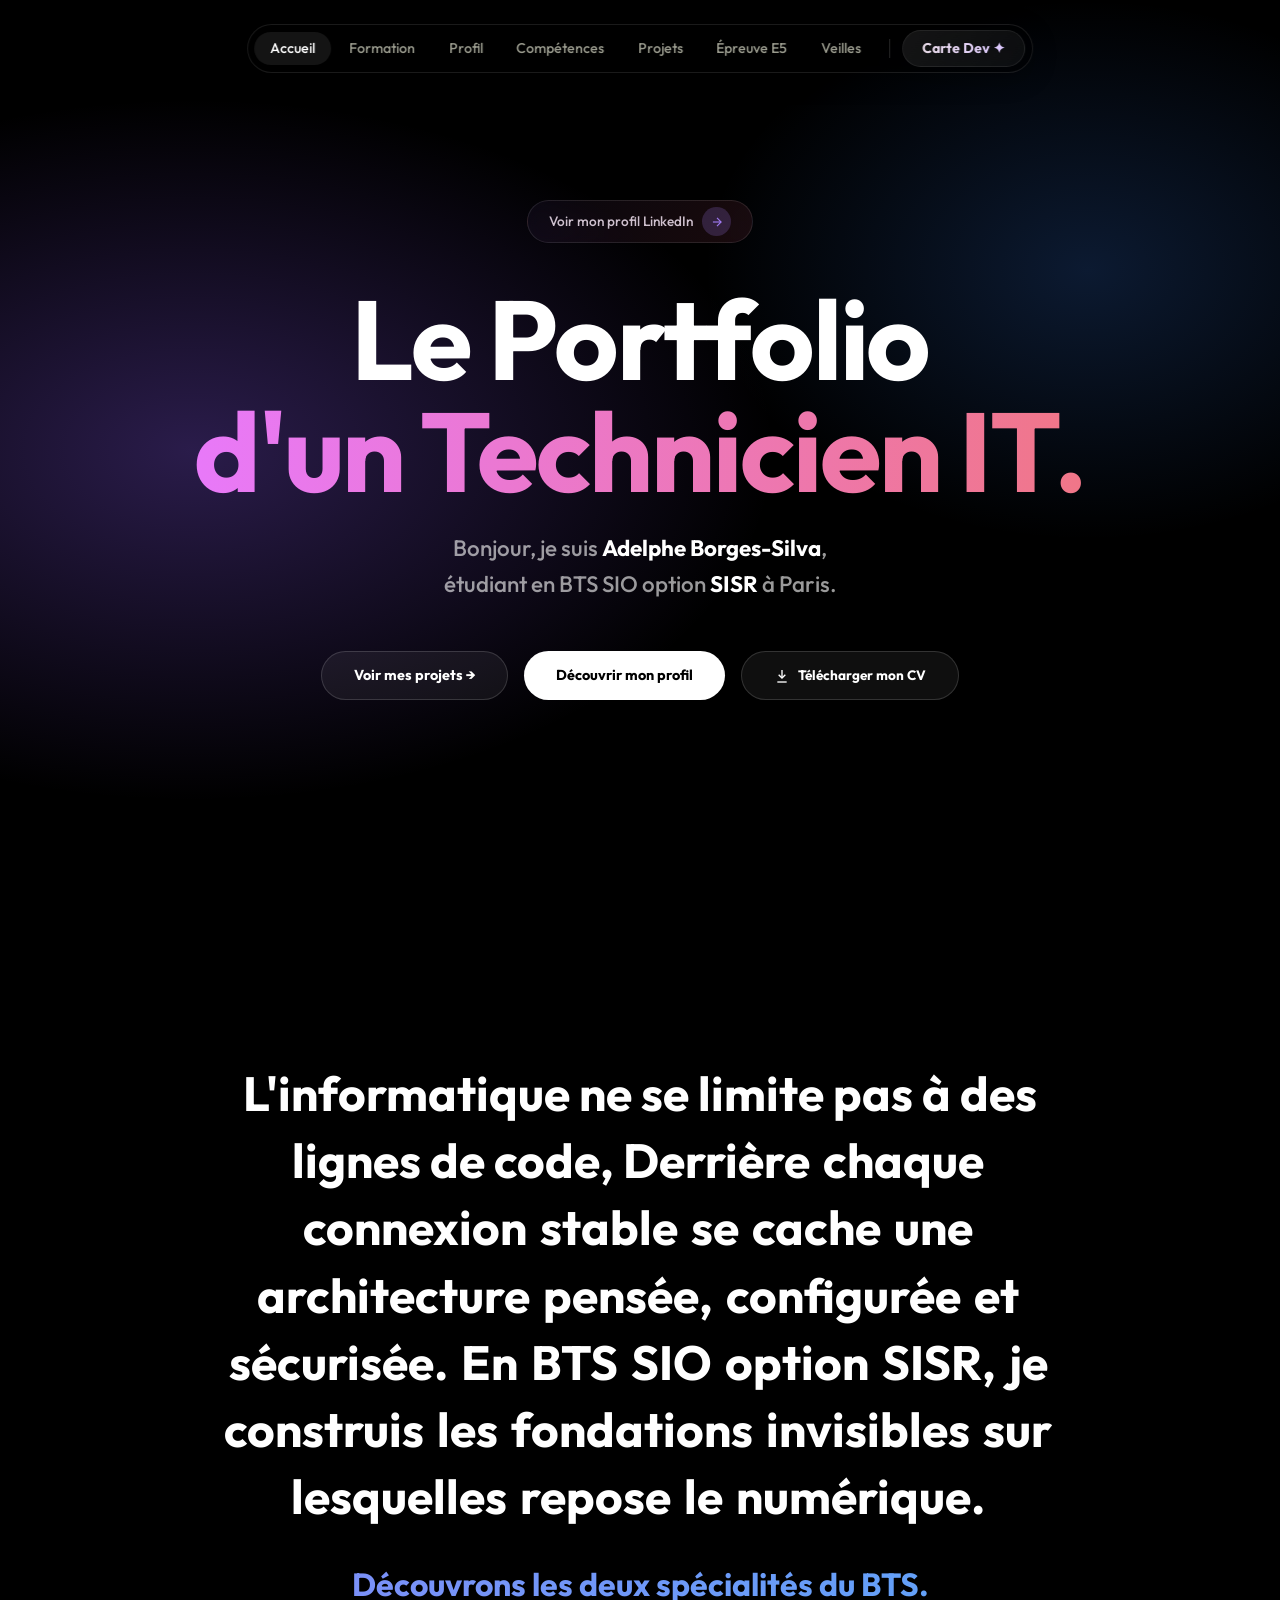
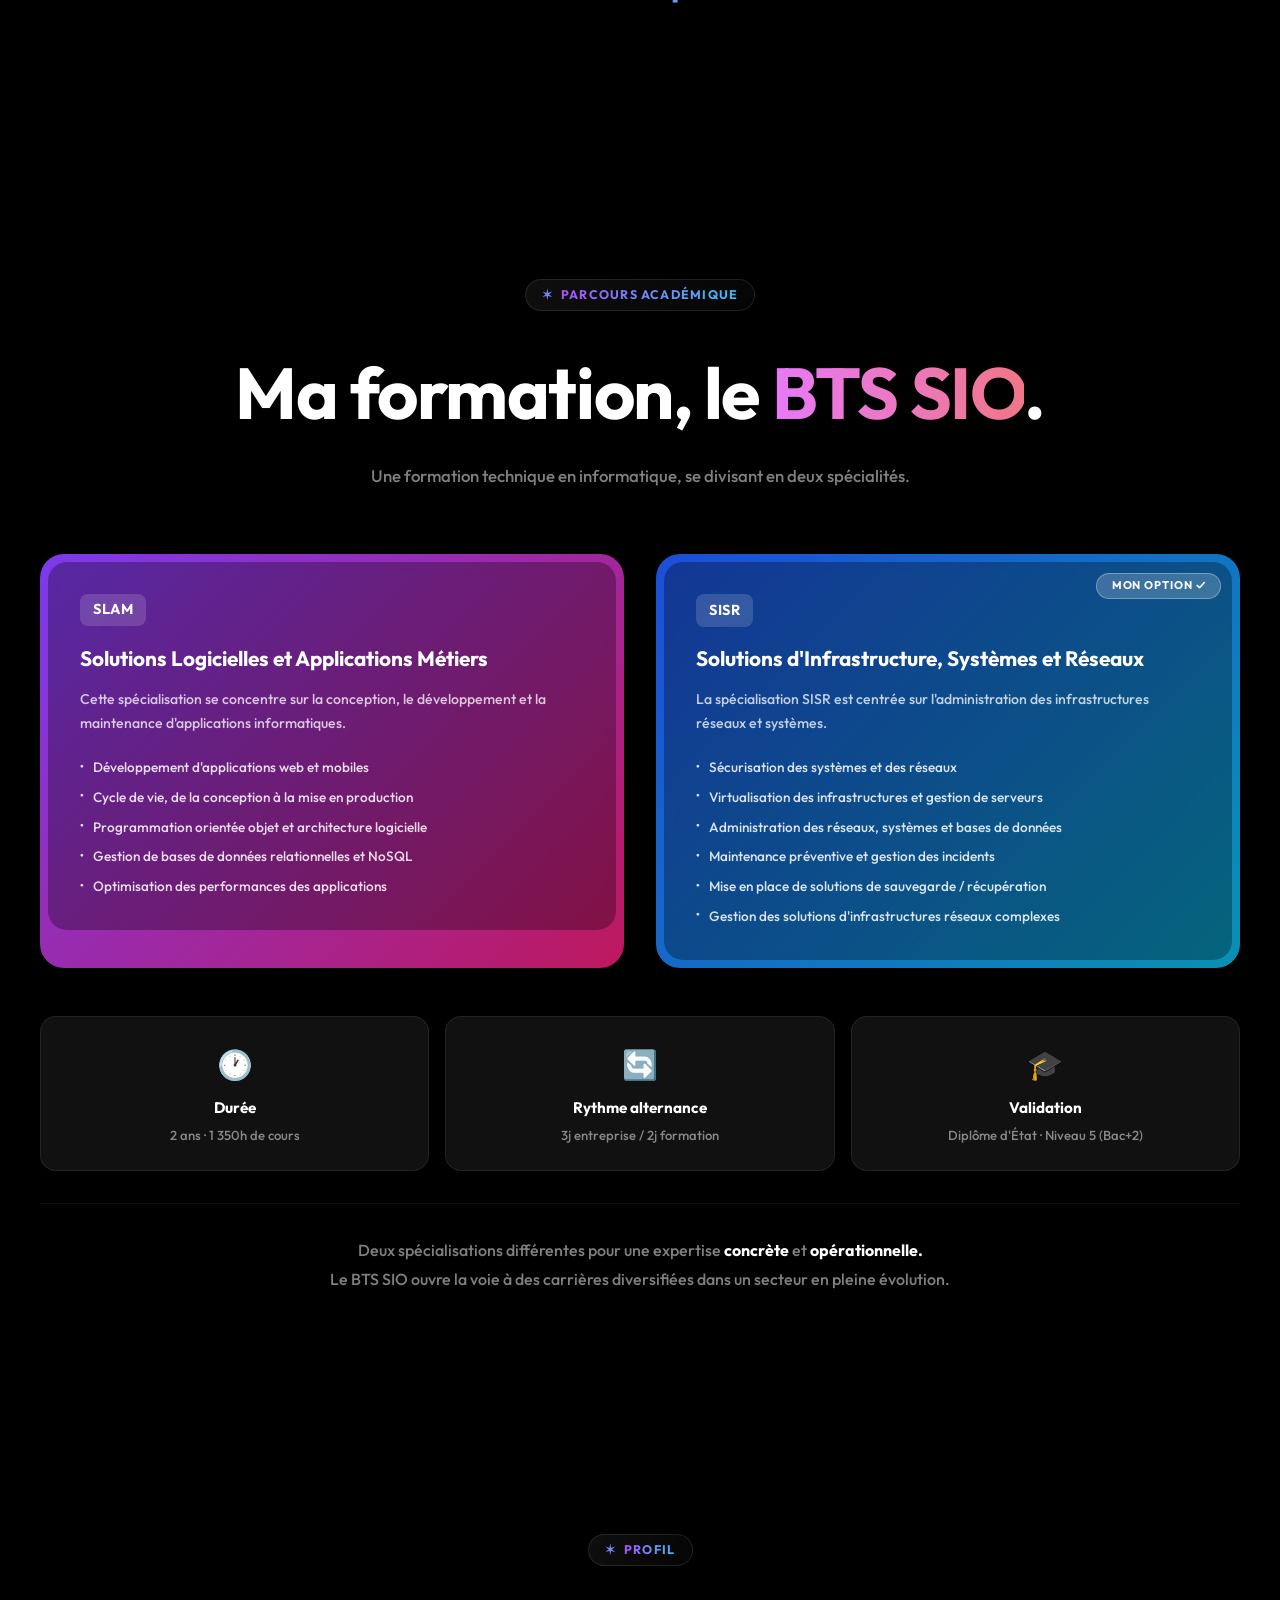
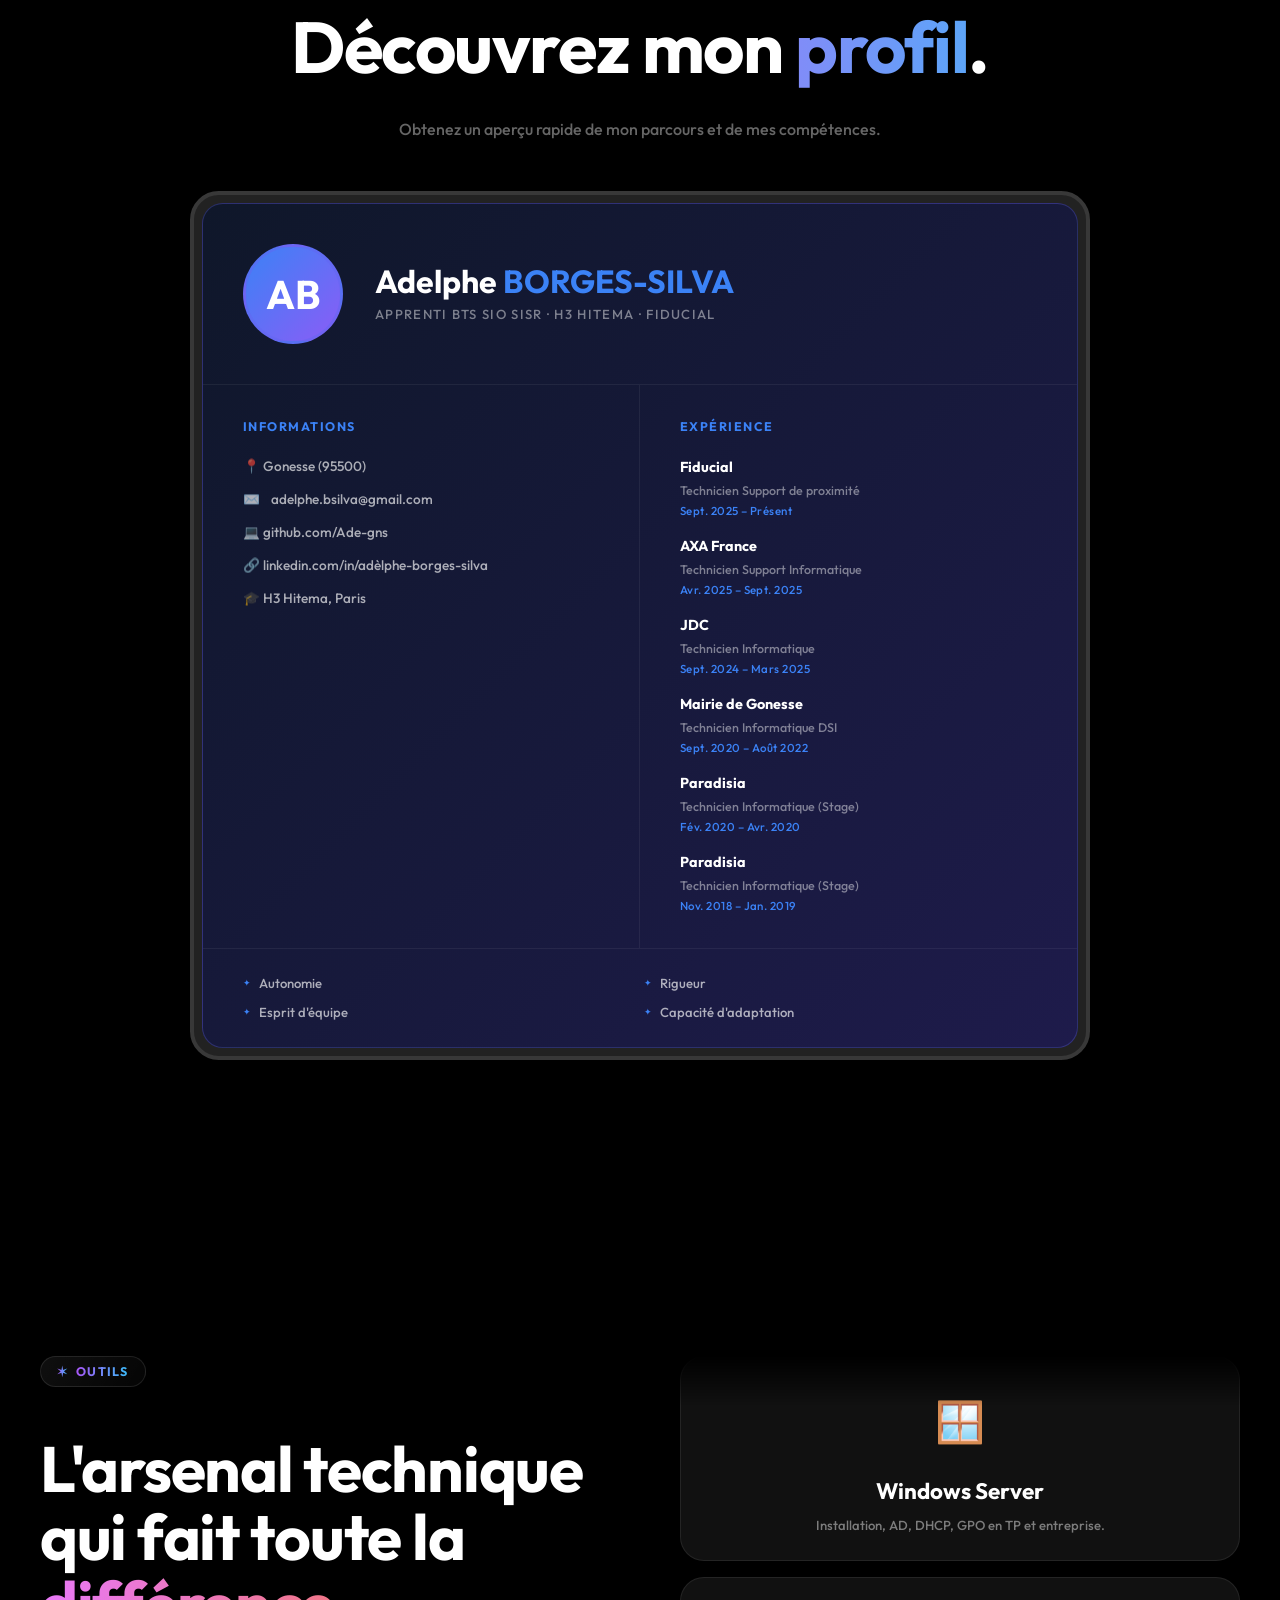
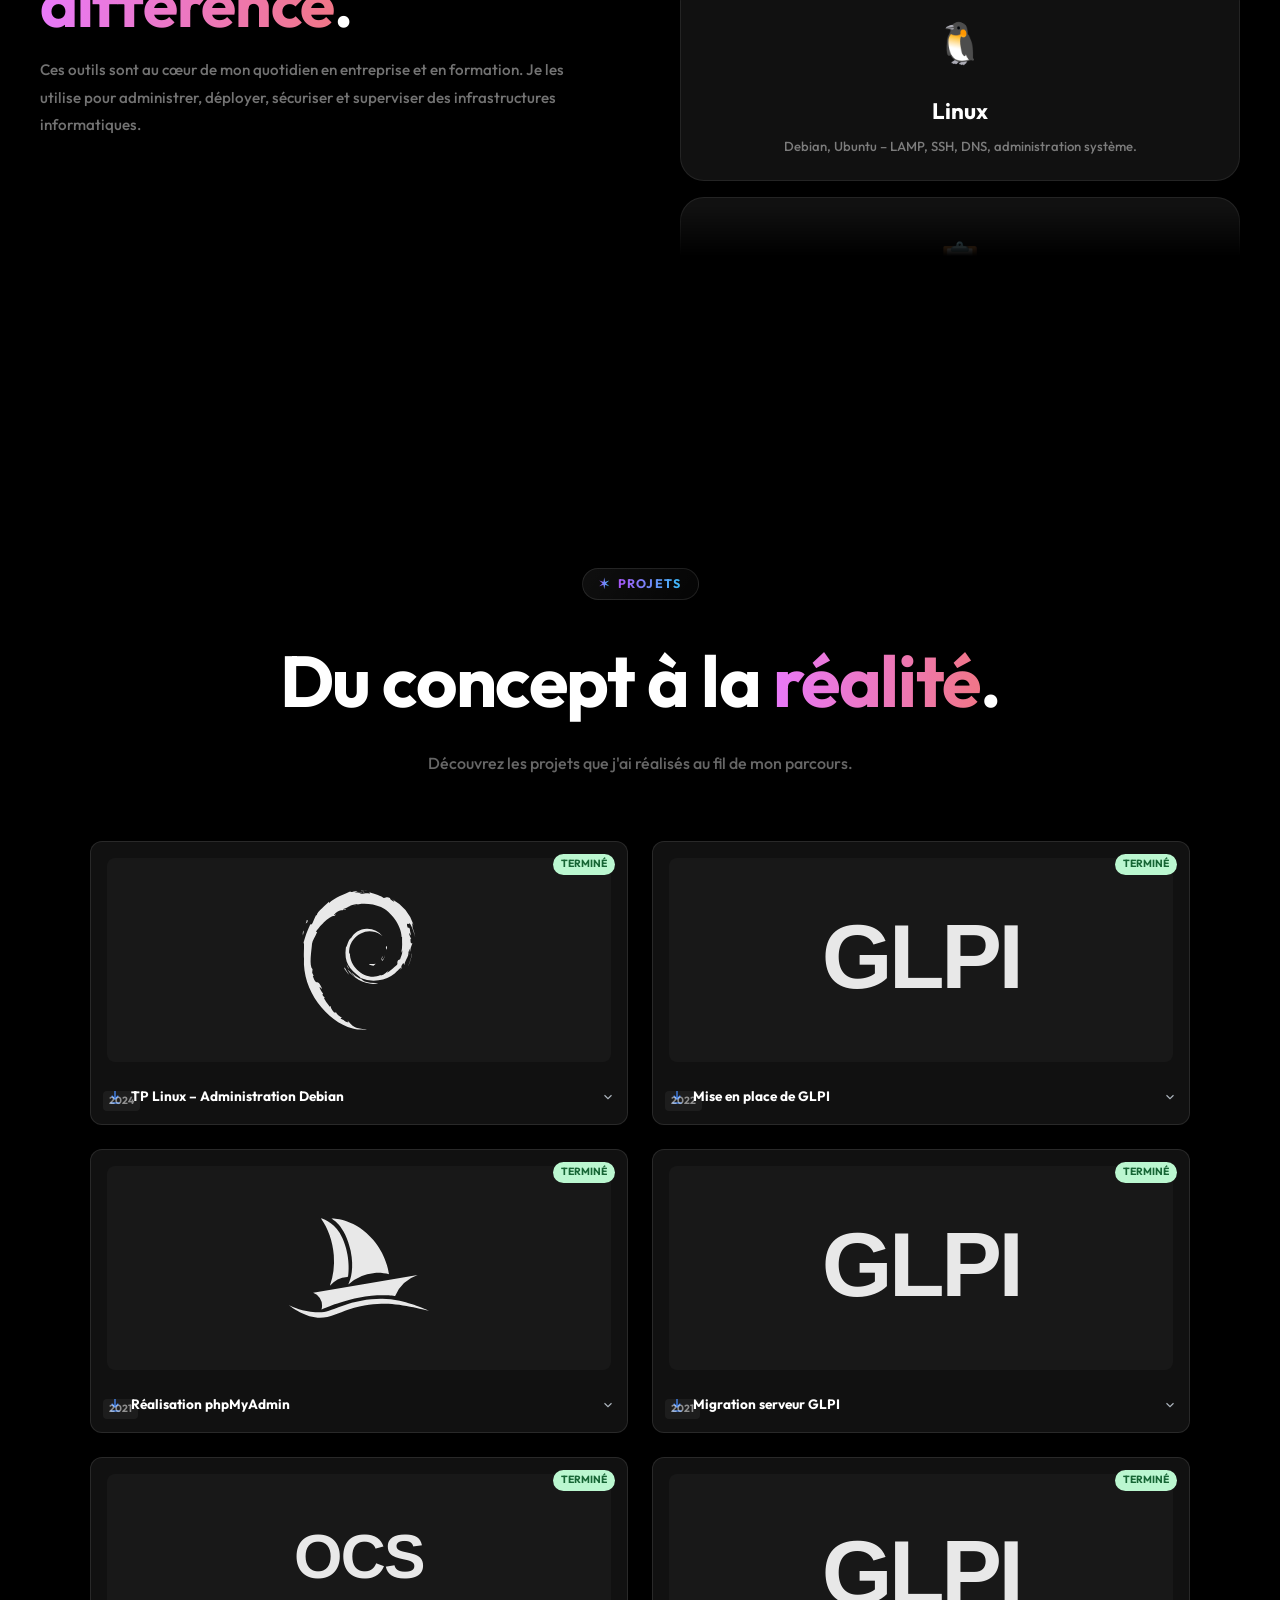
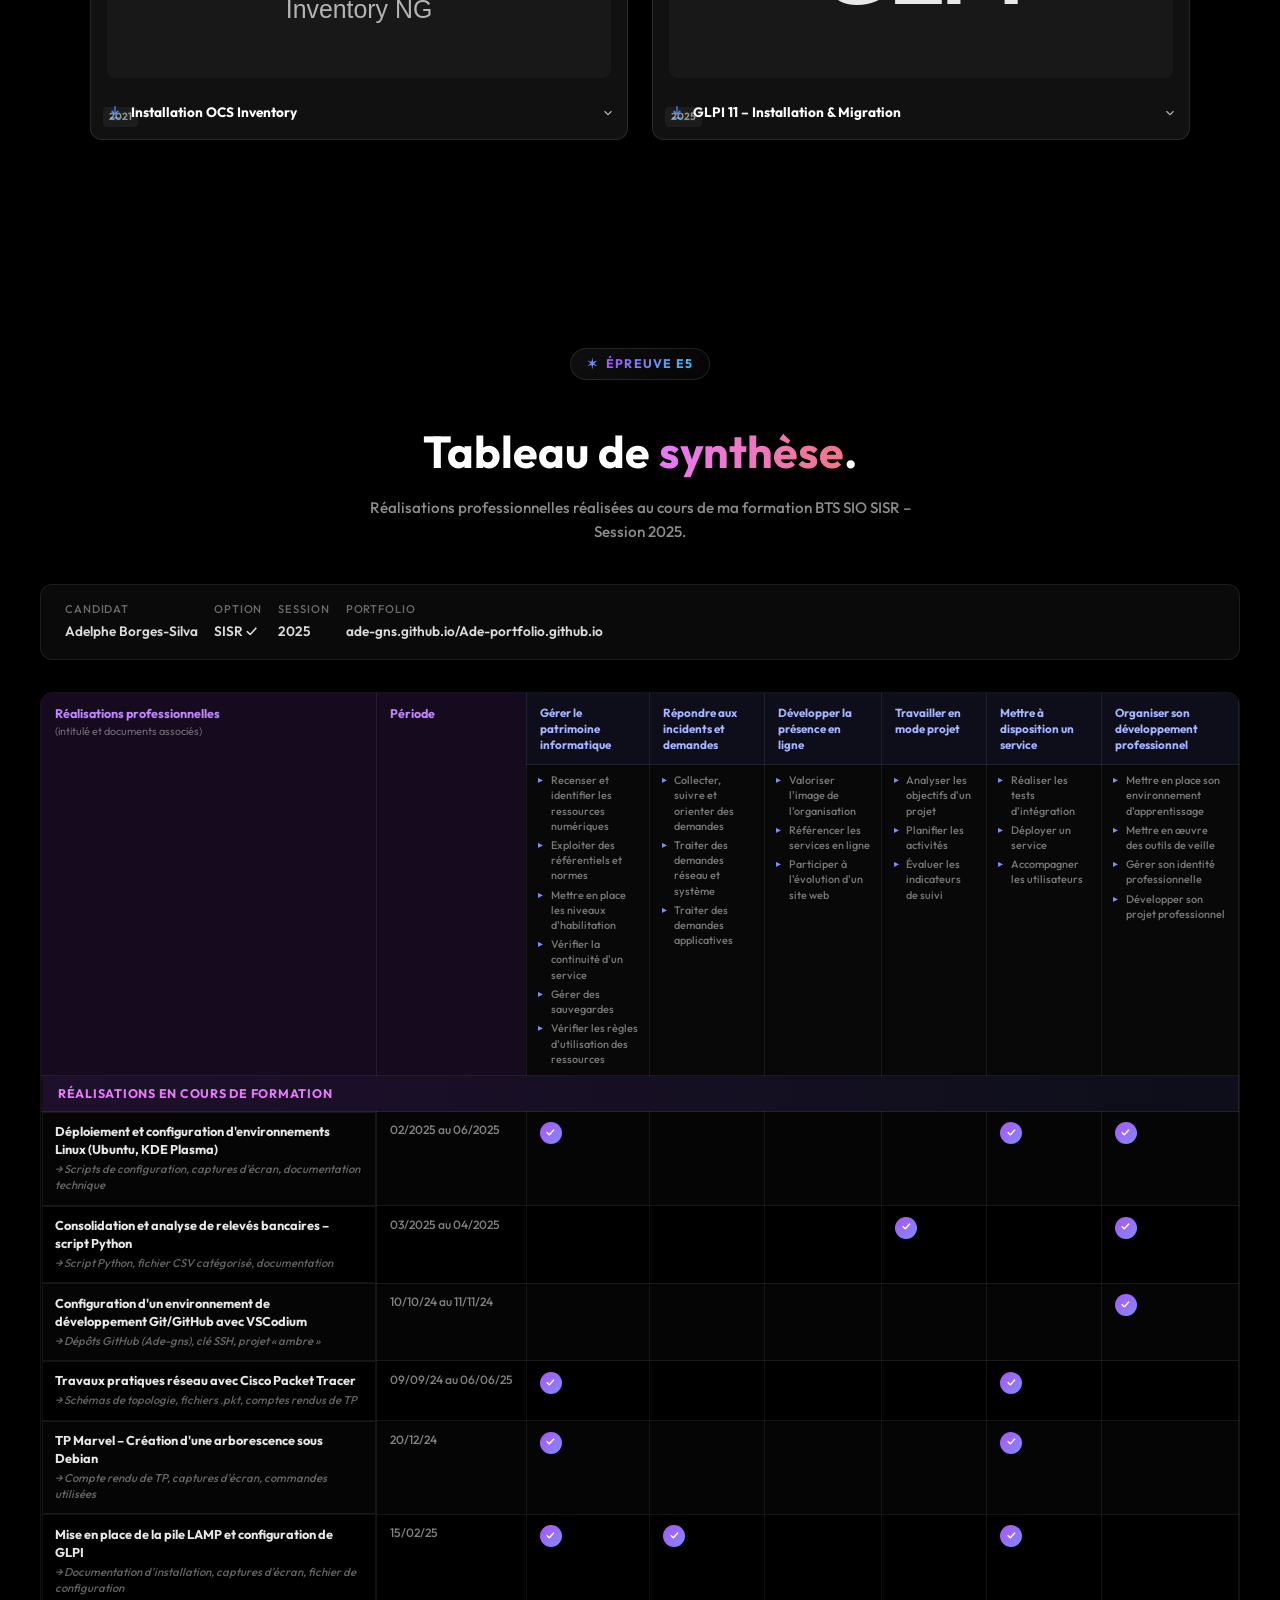
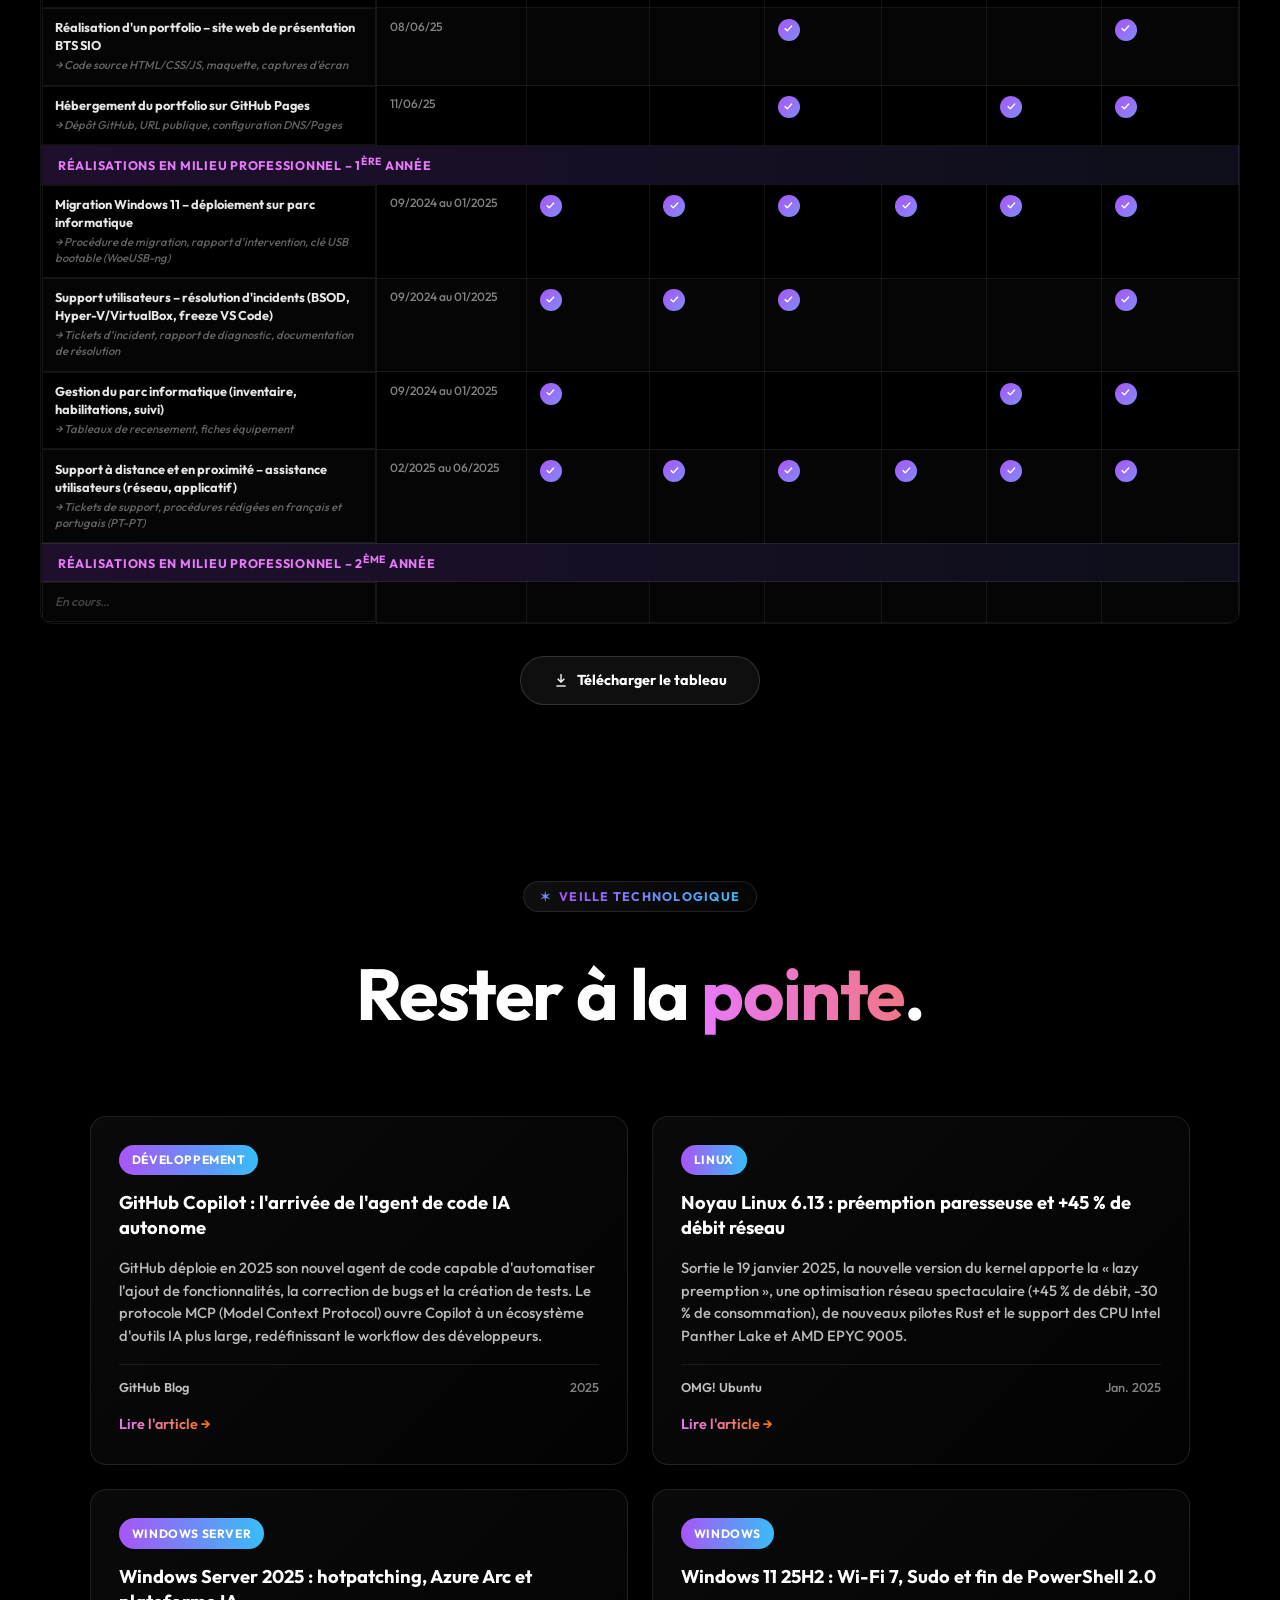
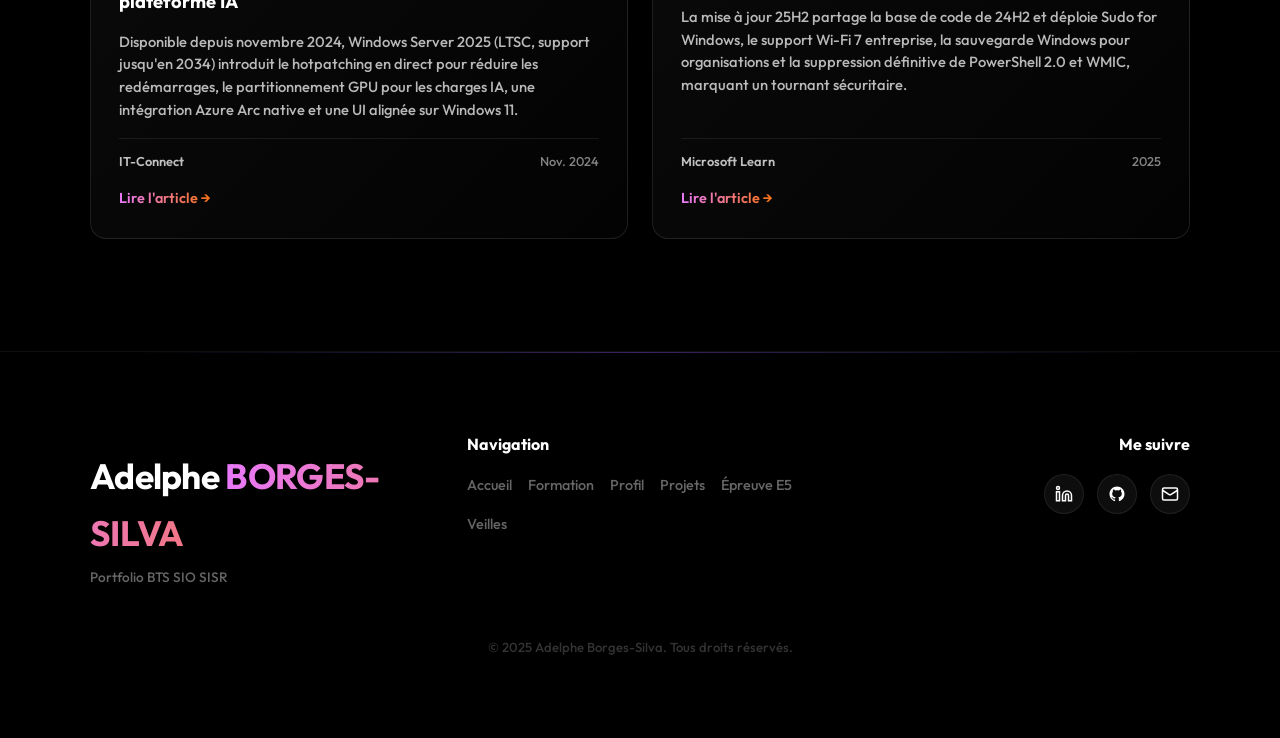
<file: index.html>
<!DOCTYPE html>
<html lang="fr">
<head>
  <meta charset="UTF-8">
  <meta name="viewport" content="width=device-width, initial-scale=1">
  <title>Portfolio – Adelphe Borges|BTS SIO SISR</title>
  <meta name="description" content="Portfolio BTS SIO SISR d'Adelphe Borges-Silva, technicien IT en alternance.">
  <meta name="author" content="Adelphe Borges-Silva">

  <!-- Google Fonts -->
  <link rel="preconnect" href="https://fonts.googleapis.com">
  <link rel="preconnect" href="https://fonts.gstatic.com" crossorigin>
  <link href="https://fonts.googleapis.com/css2?family=Outfit:wght@400;500;700&family=DM+Sans:wght@400;500;700&display=swap" rel="stylesheet">

  <!-- CSS -->
  <link rel="stylesheet" href="css/style.css">
  
  <!-- Open Graph -->
  <meta property="og:type" content="website" />
  <meta property="og:url" content="https://ade-gns.github.io/Ade-portfolio.github.io" />
  <meta property="og:title" content="Portfolio – Adelphe Borges-Silva | Technicien IT BTS SIO SISR" />
  <meta property="og:description" content="Portfolio de Adelphe Borges-Silva, étudiant BTS SIO option SISR, en alternance. Découvrez mes projets, compétences et expériences." />
  <meta property="og:image" content="https://ade-gns.github.io/Ade-portfolio.github.io/preview.png" />
  <meta property="og:image:width" content="1200" />
  <meta property="og:image:height" content="630" />

  <!-- Twitter Card -->
  <meta name="twitter:card" content="summary_large_image" />
  <meta name="twitter:title" content="Portfolio – Adelphe Borges-Silva | Technicien IT BTS SIO SISR" />
  <meta name="twitter:description" content="Portfolio de Adelphe Borges-Silva, étudiant BTS SIO option SISR à H3 Hitema Paris, en alternance chez Fiducial. Découvrez mes projets, compétences et expériences." />
  <meta name="twitter:image" content="https://ade-gns.github.io/Ade-portfolio.github.io/preview.png" />
</head>
<body>

  <!-- Barre de progression scroll -->
  <div class="scroll-progress" aria-hidden="true"></div>

  <!-- ── NAV ── -->
  <nav class="main-nav">
    <ul class="nav-links">
      <li><a href="#accueil" class="active">Accueil</a></li>
      <li><a href="#formation">Formation</a></li>
      <li><a href="#profil">Profil</a></li>
      <li><a href="#competences">Compétences</a></li>
      <li><a href="#projets">Projets</a></li>
      <li><a href="#epreuve-e5">Épreuve E5</a></li>
      <li><a href="#veille">Veilles</a></li>
    </ul>
    <div class="nav-sep"></div>
    <a href="Carte Dev.html" class="nav-cta">
      <span>Carte Dev ✦</span>
    </a>
  </nav>

  <!-- ── ACCUEIL ── -->
  <section id="accueil">
    <div class="container">
      <a href="https://www.linkedin.com/in/ad%C3%A8lphe-borges-silva-b45936316/" target="_blank" rel="noopener noreferrer" class="hero-tag">
        <span>Voir mon profil LinkedIn</span>
        <div class="hero-tag-arrow">
          <svg width="14" height="14" viewBox="0 0 24 24" fill="none" stroke="rgba(168,129,255,.9)" stroke-width="2" aria-hidden="true">
            <path d="M5 12h14"/><path d="m12 5 7 7-7 7"/>
          </svg>
        </div>
      </a>
      <h1 class="hero-h1">
        Le Portfolio<br>
        <span class="grad">d'un Technicien IT.</span>
      </h1>
      <p class="hero-sub">
        Bonjour, je suis <strong>Adelphe Borges-Silva</strong>,<br>
        étudiant en BTS SIO option <strong>SISR</strong> à Paris.
      </p>
      <div class="hero-btns">
        <a href="#projets" class="btn-pill btn-outline">Voir mes projets →</a>
        <a href="#profil" class="btn-pill btn-solid">Découvrir mon profil</a>
        <a href="CV_Adelphe_Borges-Silva.pdf" download class="btn-pill btn-outline btn-small">
          <svg width="16" height="16" viewBox="0 0 24 24" fill="none" stroke="currentColor" stroke-width="2" aria-hidden="true">
            <path d="M12 3v12"/><path d="m7 10 5 5 5-5"/><path d="M5 21h14"/>
          </svg>
          Télécharger mon CV
        </a>
      </div>
    </div>
  </section>

  <!-- ── INTRO ── -->
  <section id="intro" class="section-intro">
    <div class="intro-text">
      <span>L'informatique ne se limite pas à des lignes de code, </span>
      <span id="scroll-words">
        <span class="fade-word">Derrière </span>
        <span class="fade-word">chaque </span>
        <span class="fade-word">connexion </span>
        <span class="fade-word">stable </span>
        <span class="fade-word">se </span>
        <span class="fade-word">cache </span>
        <span class="fade-word">une </span>
        <span class="fade-word">architecture </span>
        <span class="fade-word">pensée, </span>
        <span class="fade-word">configurée </span>
        <span class="fade-word">et </span>
        <span class="fade-word">sécurisée. </span>
        <span class="fade-word">En </span>
        <span class="fade-word">BTS </span>
        <span class="fade-word">SIO </span>
        <span class="fade-word">option </span>
        <span class="fade-word">SISR, </span>
        <span class="fade-word">je </span>
        <span class="fade-word">construis </span>
        <span class="fade-word">les </span>
        <span class="fade-word">fondations </span>
        <span class="fade-word">invisibles </span>
        <span class="fade-word">sur </span>
        <span class="fade-word">lesquelles </span>
        <span class="fade-word">repose </span>
        <span class="fade-word">le </span>
        <span class="fade-word">numérique. </span>
      </span>
      <span class="intro-cta grad-blue">Découvrons les deux spécialités du BTS.</span>
    </div>
  </section>

  <!-- ── FORMATION ── -->
  <section id="formation">
    <div class="container">
      <div class="formation-header">
        <div class="section-badge"><span class="badge-star">✶</span> <span>Parcours Académique</span></div>
        <h2 class="formation-h2">Ma formation, le <span class="grad">BTS SIO</span>.</h2>
        <p class="formation-sub">Une formation technique en informatique, se divisant en deux spécialités.</p>
      </div>

      <div class="options-grid">
        <div class="option-card slam">
          <div class="option-inner">
            <div class="option-label">SLAM</div>
            <h3 class="option-title">Solutions Logicielles et Applications Métiers</h3>
            <p class="option-desc">Cette spécialisation se concentre sur la conception, le développement et la maintenance d'applications informatiques.</p>
            <ul class="option-list">
              <li>Développement d'applications web et mobiles</li>
              <li>Cycle de vie, de la conception à la mise en production</li>
              <li>Programmation orientée objet et architecture logicielle</li>
              <li>Gestion de bases de données relationnelles et NoSQL</li>
              <li>Optimisation des performances des applications</li>
            </ul>
          </div>
        </div>

        <div class="option-card sisr">
          <span class="option-badge">Mon option ✓</span>
          <div class="option-inner">
            <div class="option-label">SISR</div>
            <h3 class="option-title">Solutions d'Infrastructure, Systèmes et Réseaux</h3>
            <p class="option-desc">La spécialisation SISR est centrée sur l'administration des infrastructures réseaux et systèmes.</p>
            <ul class="option-list">
              <li>Sécurisation des systèmes et des réseaux</li>
              <li>Virtualisation des infrastructures et gestion de serveurs</li>
              <li>Administration des réseaux, systèmes et bases de données</li>
              <li>Maintenance préventive et gestion des incidents</li>
              <li>Mise en place de solutions de sauvegarde / récupération</li>
              <li>Gestion des solutions d'infrastructures réseaux complexes</li>
            </ul>
          </div>
        </div>
      </div>

      <div class="formation-stats">
        <div class="stat-card">
          <div class="stat-icon">🕐</div>
          <div class="stat-title">Durée</div>
          <div class="stat-val">2 ans · 1 350h de cours</div>
        </div>
        <div class="stat-card">
          <div class="stat-icon">🔄</div>
          <div class="stat-title">Rythme alternance</div>
          <div class="stat-val">3j entreprise / 2j formation</div>
        </div>
        <div class="stat-card">
          <div class="stat-icon">🎓</div>
          <div class="stat-title">Validation</div>
          <div class="stat-val">Diplôme d'État · Niveau 5 (Bac+2)</div>
        </div>
      </div>

      <div class="formation-quote">
        Deux spécialisations différentes pour une expertise <strong>concrète</strong> et <strong>opérationnelle.</strong><br>
        Le BTS SIO ouvre la voie à des carrières diversifiées dans un secteur en pleine évolution.
      </div>
    </div>
  </section>

  <!-- ── PROFIL ── -->
  <section id="profil">
    <div class="container">
      <div class="text-center profil-heading">
        <div class="section-badge"><span class="badge-star">✶</span> <span>PROFIL</span></div>
        <h2 class="profil-h2">Découvrez mon <span class="grad-blue">profil</span>.</h2>
        <p class="profil-sub">Obtenez un aperçu rapide de mon parcours et de mes compétences.</p>
      </div>

      <div class="profil-wrap">
        <div class="profil-card-outer">
          <div class="profil-card-inner">
            <div class="profil-top">
              <div class="profil-avatar">AB</div>
              <div>
                <div class="profil-name">Adelphe <span class="profil-name-blue">BORGES-SILVA</span></div>
                <div class="profil-role">Apprenti BTS SIO SISR · H3 Hitema · Fiducial</div>
              </div>
            </div>

            <div class="profil-body">
              <div class="profil-col">
                <div class="profil-col-title">Informations</div>
                <div class="profil-info-list">
                  <div class="profil-info-row">📍 Gonesse (95500)</div>
                  <div class="profil-info-row">✉️ <a href="mailto:adelphe.bsilva@gmail.com">adelphe.bsilva@gmail.com</a></div>
                  <div class="profil-info-row">💻 github.com/Ade-gns</div>
                  <div class="profil-info-row">🔗 linkedin.com/in/adèlphe-borges-silva</div>
                  <div class="profil-info-row">🎓 H3 Hitema, Paris</div>
                </div>
              </div>

              <div class="profil-col">
                <div class="profil-col-title">Expérience</div>
                <div class="profil-exp-list">
                  <div>
                    <div class="profil-exp-co">Fiducial</div>
                    <div class="profil-exp-role">Technicien Support de proximité</div>
                    <div class="profil-exp-date">Sept. 2025 – Présent</div>
                  </div>
                  <div>
                    <div class="profil-exp-co">AXA France</div>
                    <div class="profil-exp-role">Technicien Support Informatique</div>
                    <div class="profil-exp-date">Avr. 2025 – Sept. 2025</div>
                  </div>
                  <div>
                    <div class="profil-exp-co">JDC</div>
                    <div class="profil-exp-role">Technicien Informatique</div>
                    <div class="profil-exp-date">Sept. 2024 – Mars 2025</div>
                  </div>
                  <div>
                    <div class="profil-exp-co">Mairie de Gonesse</div>
                    <div class="profil-exp-role">Technicien Informatique DSI</div>
                    <div class="profil-exp-date">Sept. 2020 – Août 2022</div>
                  </div>
                  <div>
                    <div class="profil-exp-co">Paradisia</div>
                    <div class="profil-exp-role">Technicien Informatique (Stage)</div>
                    <div class="profil-exp-date">Fév. 2020 – Avr. 2020</div>
                  </div>
                  <div>
                    <div class="profil-exp-co">Paradisia</div>
                    <div class="profil-exp-role">Technicien Informatique (Stage)</div>
                    <div class="profil-exp-date">Nov. 2018 – Jan. 2019</div>
                  </div>
                </div>
              </div>
            </div>

            <div class="profil-strengths">
              <div class="profil-str">Autonomie</div>
              <div class="profil-str">Rigueur</div>
              <div class="profil-str">Esprit d'équipe</div>
              <div class="profil-str">Capacité d'adaptation</div>
            </div>
          </div>
        </div>
      </div>
    </div>
  </section>

  <!-- ── COMPÉTENCES ── -->
  <section id="competences">
    <div class="container">
      <div class="comp-layout">
        <div>
          <div class="comp-badge">
            <div class="section-badge"><span class="badge-star">✶</span> <span>OUTILS</span></div>
          </div>
          <h2 class="comp-h2">L'arsenal technique qui fait toute la <span class="grad">différence</span>.</h2>
          <p class="comp-desc">Ces outils sont au cœur de mon quotidien en entreprise et en formation. Je les utilise pour administrer, déployer, sécuriser et superviser des infrastructures informatiques.</p>
        </div>

        <div class="comp-scroll-wrap">
          <div class="comp-scroll-col">
            <!-- Première série -->
            <div class="comp-card-tool"><div class="comp-card-tool-icon">🪟</div><h3 class="comp-card-tool-name">Windows Server</h3><p class="comp-card-tool-desc">Installation, AD, DHCP, GPO en TP et entreprise.</p></div>
            <div class="comp-card-tool"><div class="comp-card-tool-icon">🐧</div><h3 class="comp-card-tool-name">Linux</h3><p class="comp-card-tool-desc">Debian, Ubuntu – LAMP, SSH, DNS, administration système.</p></div>
            <div class="comp-card-tool"><div class="comp-card-tool-icon">📋</div><h3 class="comp-card-tool-name">GLPI</h3><p class="comp-card-tool-desc">Tickets, inventaire et suivi des interventions.</p></div>
            <div class="comp-card-tool"><div class="comp-card-tool-icon">📱</div><h3 class="comp-card-tool-name">Intune / MDM</h3><p class="comp-card-tool-desc">Enrôlement et gestion d'appareils mobiles iOS.</p></div>
            <div class="comp-card-tool"><div class="comp-card-tool-icon">☁️</div><h3 class="comp-card-tool-name">Workspace One</h3><p class="comp-card-tool-desc">Profils utilisateurs et intégration réseau entreprise.</p></div>
            <div class="comp-card-tool"><div class="comp-card-tool-icon">📊</div><h3 class="comp-card-tool-name">Grafana</h3><p class="comp-card-tool-desc">Supervision et monitoring d'infrastructures.</p></div>
            <div class="comp-card-tool"><div class="comp-card-tool-icon">🔒</div><h3 class="comp-card-tool-name">Sécurité Réseaux</h3><p class="comp-card-tool-desc">Sécurisation des systèmes et gestion des risques.</p></div>
            <div class="comp-card-tool"><div class="comp-card-tool-icon">🖥️</div><h3 class="comp-card-tool-name">PDQ Deploy</h3><p class="comp-card-tool-desc">Déploiement automatisé de postes de travail.</p></div>
            <div class="comp-card-tool"><div class="comp-card-tool-icon">💻</div><h3 class="comp-card-tool-name">VMware</h3><p class="comp-card-tool-desc">Création et gestion de machines virtuelles, déploiement en production.</p></div>
            <div class="comp-card-tool"><div class="comp-card-tool-icon">🌐</div><h3 class="comp-card-tool-name">Apache2</h3><p class="comp-card-tool-desc">Configuration de serveurs web, VirtualHost, mod_rewrite et modules PHP.</p></div>
            <div class="comp-card-tool"><div class="comp-card-tool-icon">🗄️</div><h3 class="comp-card-tool-name">MariaDB / MySQL</h3><p class="comp-card-tool-desc">Création et administration de bases de données SQL, sécurisation et import/export.</p></div>
            <div class="comp-card-tool"><div class="comp-card-tool-icon">🐘</div><h3 class="comp-card-tool-name">PHP</h3><p class="comp-card-tool-desc">Déploiement d'applications web, configuration php.ini, extensions serveur.</p></div>
            <div class="comp-card-tool"><div class="comp-card-tool-icon">📦</div><h3 class="comp-card-tool-name">OCS Inventory NG</h3><p class="comp-card-tool-desc">Inventaire automatique du parc informatique, agents et intégration GLPI.</p></div>
            <div class="comp-card-tool"><div class="comp-card-tool-icon">🔵</div><h3 class="comp-card-tool-name">phpMyAdmin</h3><p class="comp-card-tool-desc">Interface web d'administration des bases de données MariaDB/MySQL.</p></div>
            <!-- Doublons pour boucle infinie CSS -->
            <div class="comp-card-tool"><div class="comp-card-tool-icon">🪟</div><h3 class="comp-card-tool-name">Windows Server</h3><p class="comp-card-tool-desc">Installation, AD, DHCP, GPO en TP et entreprise.</p></div>
            <div class="comp-card-tool"><div class="comp-card-tool-icon">🐧</div><h3 class="comp-card-tool-name">Linux</h3><p class="comp-card-tool-desc">Debian, Ubuntu – LAMP, SSH, DNS, administration système.</p></div>
            <div class="comp-card-tool"><div class="comp-card-tool-icon">📋</div><h3 class="comp-card-tool-name">GLPI</h3><p class="comp-card-tool-desc">Tickets, inventaire et suivi des interventions.</p></div>
            <div class="comp-card-tool"><div class="comp-card-tool-icon">📱</div><h3 class="comp-card-tool-name">Intune / MDM</h3><p class="comp-card-tool-desc">Enrôlement et gestion d'appareils mobiles iOS.</p></div>
            <div class="comp-card-tool"><div class="comp-card-tool-icon">☁️</div><h3 class="comp-card-tool-name">Workspace One</h3><p class="comp-card-tool-desc">Profils utilisateurs et intégration réseau entreprise.</p></div>
            <div class="comp-card-tool"><div class="comp-card-tool-icon">📊</div><h3 class="comp-card-tool-name">Grafana</h3><p class="comp-card-tool-desc">Supervision et monitoring d'infrastructures.</p></div>
            <div class="comp-card-tool"><div class="comp-card-tool-icon">🔒</div><h3 class="comp-card-tool-name">Sécurité Réseaux</h3><p class="comp-card-tool-desc">Sécurisation des systèmes et gestion des risques.</p></div>
            <div class="comp-card-tool"><div class="comp-card-tool-icon">🖥️</div><h3 class="comp-card-tool-name">PDQ Deploy</h3><p class="comp-card-tool-desc">Déploiement automatisé de postes de travail.</p></div>
            <div class="comp-card-tool"><div class="comp-card-tool-icon">💻</div><h3 class="comp-card-tool-name">VMware</h3><p class="comp-card-tool-desc">Création et gestion de machines virtuelles, déploiement en production.</p></div>
            <div class="comp-card-tool"><div class="comp-card-tool-icon">🌐</div><h3 class="comp-card-tool-name">Apache2</h3><p class="comp-card-tool-desc">Configuration de serveurs web, VirtualHost, mod_rewrite et modules PHP.</p></div>
            <div class="comp-card-tool"><div class="comp-card-tool-icon">🗄️</div><h3 class="comp-card-tool-name">MariaDB / MySQL</h3><p class="comp-card-tool-desc">Création et administration de bases de données SQL, sécurisation et import/export.</p></div>
            <div class="comp-card-tool"><div class="comp-card-tool-icon">🐘</div><h3 class="comp-card-tool-name">PHP</h3><p class="comp-card-tool-desc">Déploiement d'applications web, configuration php.ini, extensions serveur.</p></div>
            <div class="comp-card-tool"><div class="comp-card-tool-icon">📦</div><h3 class="comp-card-tool-name">OCS Inventory NG</h3><p class="comp-card-tool-desc">Inventaire automatique du parc informatique, agents et intégration GLPI.</p></div>
            <div class="comp-card-tool"><div class="comp-card-tool-icon">🔵</div><h3 class="comp-card-tool-name">phpMyAdmin</h3><p class="comp-card-tool-desc">Interface web d'administration des bases de données MariaDB/MySQL.</p></div>
          </div>
        </div>
      </div>
    </div>
  </section>

  <!-- ── PROJETS ── -->
  <section id="projets">
    <div class="container">
      <div class="projets-header">
        <div class="section-badge"><span class="badge-star">✶</span> <span>PROJETS</span></div>
        <h2 class="projets-h2">Du concept à la <span class="grad">réalité</span>.</h2>
        <p class="projets-sub">Découvrez les projets que j'ai réalisés au fil de mon parcours.</p>
      </div>

      <div class="projets-grid">
        <a href="TP_Debian_Marvel_v2.pdf" target="_blank" class="projet-card-new">
          <span class="card-status">Terminé</span>
          <div class="card-main">
            <img src="logos/debian.svg" alt="Debian" class="card-img">
          </div>
          <div class="card-footer">
            <div class="card-title-wrap">
              <svg class="card-icon-blue" width="16" height="16" viewBox="0 0 24 24" fill="none" stroke="currentColor" stroke-width="2" aria-hidden="true"><path d="M12 3v12"/><path d="m7 10 5 5 5-5"/><path d="M5 21h14"/></svg>
              <span class="card-title">TP Linux – Administration Debian</span>
            </div>
          </div>
          <span class="card-year">2024</span>
          <div class="card-arrow">
            <svg width="14" height="14" viewBox="0 0 24 24" fill="none" stroke="currentColor" stroke-width="2" aria-hidden="true"><path d="m6 9 6 6 6-6"/></svg>
          </div>
        </a>

        <a href="Procedure_Installation_GLPI_corrigee(1).pdf" target="_blank" class="projet-card-new">
          <span class="card-status">Terminé</span>
          <div class="card-main">
            <img src="logos/glpi.svg" alt="GLPI" class="card-img">
          </div>
          <div class="card-footer">
            <div class="card-title-wrap">
              <svg class="card-icon-blue" width="16" height="16" viewBox="0 0 24 24" fill="none" stroke="currentColor" stroke-width="2" aria-hidden="true"><path d="M12 3v12"/><path d="m7 10 5 5 5-5"/><path d="M5 21h14"/></svg>
              <span class="card-title">Mise en place de GLPI</span>
            </div>
          </div>
          <span class="card-year">2022</span>
          <div class="card-arrow">
            <svg width="14" height="14" viewBox="0 0 24 24" fill="none" stroke="currentColor" stroke-width="2" aria-hidden="true"><path d="m6 9 6 6 6-6"/></svg>
          </div>
        </a>

        <a href="Procedure_Installation_phpMyAdmin_corrigee.pdf" target="_blank" class="projet-card-new">
          <span class="card-status">Terminé</span>
          <div class="card-main">
            <img src="logos/phpmyadmin.svg" alt="phpMyAdmin" class="card-img">
          </div>
          <div class="card-footer">
            <div class="card-title-wrap">
              <svg class="card-icon-blue" width="16" height="16" viewBox="0 0 24 24" fill="none" stroke="currentColor" stroke-width="2" aria-hidden="true"><path d="M12 3v12"/><path d="m7 10 5 5 5-5"/><path d="M5 21h14"/></svg>
              <span class="card-title">Réalisation phpMyAdmin</span>
            </div>
          </div>
          <span class="card-year">2021</span>
          <div class="card-arrow">
            <svg width="14" height="14" viewBox="0 0 24 24" fill="none" stroke="currentColor" stroke-width="2" aria-hidden="true"><path d="m6 9 6 6 6-6"/></svg>
          </div>
        </a>

        <a href="Migration_GLPI_complete.pdf" target="_blank" class="projet-card-new">
          <span class="card-status">Terminé</span>
          <div class="card-main">
            <img src="logos/glpi.svg" alt="Migration GLPI" class="card-img">
          </div>
          <div class="card-footer">
            <div class="card-title-wrap">
              <svg class="card-icon-blue" width="16" height="16" viewBox="0 0 24 24" fill="none" stroke="currentColor" stroke-width="2" aria-hidden="true"><path d="M12 3v12"/><path d="m7 10 5 5 5-5"/><path d="M5 21h14"/></svg>
              <span class="card-title">Migration serveur GLPI</span>
            </div>
          </div>
          <span class="card-year">2021</span>
          <div class="card-arrow">
            <svg width="14" height="14" viewBox="0 0 24 24" fill="none" stroke="currentColor" stroke-width="2" aria-hidden="true"><path d="m6 9 6 6 6-6"/></svg>
          </div>
        </a>

        <a href="Procedure_Installation_OCS_corrigee.pdf" target="_blank" class="projet-card-new">
          <span class="card-status">Terminé</span>
          <div class="card-main">
            <img src="logos/ocs.svg" alt="OCS Inventory" class="card-img">
          </div>
          <div class="card-footer">
            <div class="card-title-wrap">
              <svg class="card-icon-blue" width="16" height="16" viewBox="0 0 24 24" fill="none" stroke="currentColor" stroke-width="2" aria-hidden="true"><path d="M12 3v12"/><path d="m7 10 5 5 5-5"/><path d="M5 21h14"/></svg>
              <span class="card-title">Installation OCS Inventory</span>
            </div>
          </div>
          <span class="card-year">2021</span>
          <div class="card-arrow">
            <svg width="14" height="14" viewBox="0 0 24 24" fill="none" stroke="currentColor" stroke-width="2" aria-hidden="true"><path d="m6 9 6 6 6-6"/></svg>
          </div>
        </a>

        <a href="GLPI_11.0.7_Installation_Migration.pdf" target="_blank" class="projet-card-new">
          <span class="card-status">Terminé</span>
          <div class="card-main">
            <img src="logos/glpi.svg" alt="GLPI 11" class="card-img">
          </div>
          <div class="card-footer">
            <div class="card-title-wrap">
              <svg class="card-icon-blue" width="16" height="16" viewBox="0 0 24 24" fill="none" stroke="currentColor" stroke-width="2" aria-hidden="true"><path d="M12 3v12"/><path d="m7 10 5 5 5-5"/><path d="M5 21h14"/></svg>
              <span class="card-title">GLPI 11 – Installation &amp; Migration</span>
            </div>
          </div>
          <span class="card-year">2025</span>
          <div class="card-arrow">
            <svg width="14" height="14" viewBox="0 0 24 24" fill="none" stroke="currentColor" stroke-width="2" aria-hidden="true"><path d="m6 9 6 6 6-6"/></svg>
          </div>
        </a>

      </div>
    </div>
  </section>

  <!-- ── ÉPREUVE E5 ── -->
  <section id="epreuve-e5">
    <div class="container">
      <div class="e5-header">
        <div class="section-badge"><span class="badge-star">✶</span> <span>ÉPREUVE E5</span></div>
        <h2 class="e5-h2">Tableau de <span class="grad">synthèse</span>.</h2>
        <p class="e5-sub">Réalisations professionnelles réalisées au cours de ma formation BTS SIO SISR – Session 2025.</p>
      </div>

      <div class="e5-meta-bar">
        <div class="e5-meta-item"><span class="e5-meta-label">Candidat</span><span class="e5-meta-val">Adelphe Borges-Silva</span></div>
        <div class="e5-meta-item"><span class="e5-meta-label">Option</span><span class="e5-meta-val">SISR ✓</span></div>
        <div class="e5-meta-item"><span class="e5-meta-label">Session</span><span class="e5-meta-val">2025</span></div>
        <div class="e5-meta-item"><span class="e5-meta-label">Portfolio</span><span class="e5-meta-val">ade-gns.github.io/Ade-portfolio.github.io</span></div>
      </div>

      <div class="e5-table-wrap">
        <table class="e5-table">
          <thead>
            <tr>
              <th class="e5-th-realisation" rowspan="2">Réalisations professionnelles<br><span class="e5-th-sub">(intitulé et documents associés)</span></th>
              <th class="e5-th-periode" rowspan="2">Période</th>
              <th class="e5-th-comp">Gérer le patrimoine informatique</th>
              <th class="e5-th-comp">Répondre aux incidents et demandes</th>
              <th class="e5-th-comp">Développer la présence en ligne</th>
              <th class="e5-th-comp">Travailler en mode projet</th>
              <th class="e5-th-comp">Mettre à disposition un service</th>
              <th class="e5-th-comp">Organiser son développement professionnel</th>
            </tr>
            <tr class="e5-thead-sub">
              <td>
                <ul>
                  <li>Recenser et identifier les ressources numériques</li>
                  <li>Exploiter des référentiels et normes</li>
                  <li>Mettre en place les niveaux d'habilitation</li>
                  <li>Vérifier la continuité d'un service</li>
                  <li>Gérer des sauvegardes</li>
                  <li>Vérifier les règles d'utilisation des ressources</li>
                </ul>
              </td>
              <td>
                <ul>
                  <li>Collecter, suivre et orienter des demandes</li>
                  <li>Traiter des demandes réseau et système</li>
                  <li>Traiter des demandes applicatives</li>
                </ul>
              </td>
              <td>
                <ul>
                  <li>Valoriser l'image de l'organisation</li>
                  <li>Référencer les services en ligne</li>
                  <li>Participer à l'évolution d'un site web</li>
                </ul>
              </td>
              <td>
                <ul>
                  <li>Analyser les objectifs d'un projet</li>
                  <li>Planifier les activités</li>
                  <li>Évaluer les indicateurs de suivi</li>
                </ul>
              </td>
              <td>
                <ul>
                  <li>Réaliser les tests d'intégration</li>
                  <li>Déployer un service</li>
                  <li>Accompagner les utilisateurs</li>
                </ul>
              </td>
              <td>
                <ul>
                  <li>Mettre en place son environnement d'apprentissage</li>
                  <li>Mettre en œuvre des outils de veille</li>
                  <li>Gérer son identité professionnelle</li>
                  <li>Développer son projet professionnel</li>
                </ul>
              </td>
            </tr>
          </thead>
          <tbody>
            <!-- ── SECTION FORMATION ── -->
            <tr class="e5-section-row">
              <td colspan="8">Réalisations en cours de formation</td>
            </tr>
            <tr class="e5-data-row">
              <td class="e5-td-realisation">
                <strong>Déploiement et configuration d'environnements Linux (Ubuntu, KDE Plasma)</strong>
                <span class="e5-docs">→ Scripts de configuration, captures d'écran, documentation technique</span>
              </td>
              <td class="e5-td-periode">02/2025 au 06/2025</td>
              <td class="e5-check"><span>✓</span></td>
              <td></td><td></td><td></td>
              <td class="e5-check"><span>✓</span></td>
              <td class="e5-check"><span>✓</span></td>
            </tr>
            <tr class="e5-data-row">
              <td class="e5-td-realisation">
                <strong>Consolidation et analyse de relevés bancaires – script Python</strong>
                <span class="e5-docs">→ Script Python, fichier CSV catégorisé, documentation</span>
              </td>
              <td class="e5-td-periode">03/2025 au 04/2025</td>
              <td></td><td></td><td></td>
              <td class="e5-check"><span>✓</span></td>
              <td></td>
              <td class="e5-check"><span>✓</span></td>
            </tr>
            <tr class="e5-data-row">
              <td class="e5-td-realisation">
                <strong>Configuration d'un environnement de développement Git/GitHub avec VSCodium</strong>
                <span class="e5-docs">→ Dépôts GitHub (Ade-gns), clé SSH, projet « ambre »</span>
              </td>
              <td class="e5-td-periode">10/10/24 au 11/11/24</td>
              <td></td><td></td><td></td><td></td><td></td>
              <td class="e5-check"><span>✓</span></td>
            </tr>
            <tr class="e5-data-row">
              <td class="e5-td-realisation">
                <strong>Travaux pratiques réseau avec Cisco Packet Tracer</strong>
                <span class="e5-docs">→ Schémas de topologie, fichiers .pkt, comptes rendus de TP</span>
              </td>
              <td class="e5-td-periode">09/09/24 au 06/06/25</td>
              <td class="e5-check"><span>✓</span></td>
              <td></td><td></td><td></td>
              <td class="e5-check"><span>✓</span></td>
              <td></td>
            </tr>
            <tr class="e5-data-row">
              <td class="e5-td-realisation">
                <strong>TP Marvel – Création d'une arborescence sous Debian</strong>
                <span class="e5-docs">→ Compte rendu de TP, captures d'écran, commandes utilisées</span>
              </td>
              <td class="e5-td-periode">20/12/24</td>
              <td class="e5-check"><span>✓</span></td>
              <td></td><td></td><td></td>
              <td class="e5-check"><span>✓</span></td>
              <td></td>
            </tr>
            <tr class="e5-data-row">
              <td class="e5-td-realisation">
                <strong>Mise en place de la pile LAMP et configuration de GLPI</strong>
                <span class="e5-docs">→ Documentation d'installation, captures d'écran, fichier de configuration</span>
              </td>
              <td class="e5-td-periode">15/02/25</td>
              <td class="e5-check"><span>✓</span></td>
              <td class="e5-check"><span>✓</span></td>
              <td></td><td></td>
              <td class="e5-check"><span>✓</span></td>
              <td></td>
            </tr>
            <tr class="e5-data-row">
              <td class="e5-td-realisation">
                <strong>Réalisation d'un portfolio – site web de présentation BTS SIO</strong>
                <span class="e5-docs">→ Code source HTML/CSS/JS, maquette, captures d'écran</span>
              </td>
              <td class="e5-td-periode">08/06/25</td>
              <td></td><td></td>
              <td class="e5-check"><span>✓</span></td>
              <td></td><td></td>
              <td class="e5-check"><span>✓</span></td>
            </tr>
            <tr class="e5-data-row">
              <td class="e5-td-realisation">
                <strong>Hébergement du portfolio sur GitHub Pages</strong>
                <span class="e5-docs">→ Dépôt GitHub, URL publique, configuration DNS/Pages</span>
              </td>
              <td class="e5-td-periode">11/06/25</td>
              <td></td><td></td>
              <td class="e5-check"><span>✓</span></td>
              <td></td>
              <td class="e5-check"><span>✓</span></td>
              <td class="e5-check"><span>✓</span></td>
            </tr>

            <!-- ── SECTION PRO ANNÉE 1 ── -->
            <tr class="e5-section-row">
              <td colspan="8">Réalisations en milieu professionnel – 1<sup>ère</sup> année</td>
            </tr>
            <tr class="e5-data-row">
              <td class="e5-td-realisation">
                <strong>Migration Windows 11 – déploiement sur parc informatique</strong>
                <span class="e5-docs">→ Procédure de migration, rapport d'intervention, clé USB bootable (WoeUSB-ng)</span>
              </td>
              <td class="e5-td-periode">09/2024 au 01/2025</td>
              <td class="e5-check"><span>✓</span></td>
              <td class="e5-check"><span>✓</span></td>
              <td class="e5-check"><span>✓</span></td>
              <td class="e5-check"><span>✓</span></td>
              <td class="e5-check"><span>✓</span></td>
              <td class="e5-check"><span>✓</span></td>
            </tr>
            <tr class="e5-data-row">
              <td class="e5-td-realisation">
                <strong>Support utilisateurs – résolution d'incidents (BSOD, Hyper-V/VirtualBox, freeze VS Code)</strong>
                <span class="e5-docs">→ Tickets d'incident, rapport de diagnostic, documentation de résolution</span>
              </td>
              <td class="e5-td-periode">09/2024 au 01/2025</td>
              <td class="e5-check"><span>✓</span></td>
              <td class="e5-check"><span>✓</span></td>
              <td class="e5-check"><span>✓</span></td>
              <td></td><td></td>
              <td class="e5-check"><span>✓</span></td>
            </tr>
            <tr class="e5-data-row">
              <td class="e5-td-realisation">
                <strong>Gestion du parc informatique (inventaire, habilitations, suivi)</strong>
                <span class="e5-docs">→ Tableaux de recensement, fiches équipement</span>
              </td>
              <td class="e5-td-periode">09/2024 au 01/2025</td>
              <td class="e5-check"><span>✓</span></td>
              <td></td><td></td><td></td>
              <td class="e5-check"><span>✓</span></td>
              <td class="e5-check"><span>✓</span></td>
            </tr>
            <tr class="e5-data-row">
              <td class="e5-td-realisation">
                <strong>Support à distance et en proximité – assistance utilisateurs (réseau, applicatif)</strong>
                <span class="e5-docs">→ Tickets de support, procédures rédigées en français et portugais (PT-PT)</span>
              </td>
              <td class="e5-td-periode">02/2025 au 06/2025</td>
              <td class="e5-check"><span>✓</span></td>
              <td class="e5-check"><span>✓</span></td>
              <td class="e5-check"><span>✓</span></td>
              <td class="e5-check"><span>✓</span></td>
              <td class="e5-check"><span>✓</span></td>
              <td class="e5-check"><span>✓</span></td>
            </tr>

            <!-- ── SECTION PRO ANNÉE 2 ── -->
            <tr class="e5-section-row">
              <td colspan="8">Réalisations en milieu professionnel – 2<sup>ème</sup> année</td>
            </tr>
            <tr class="e5-data-row e5-empty-row">
              <td class="e5-td-realisation e5-placeholder">En cours…</td>
              <td></td><td></td><td></td><td></td><td></td><td></td><td></td>
            </tr>
          </tbody>
        </table>
      </div>

      <div class="e5-actions">
        <a href="Epreuve-E5-Tableau_de_synthese.xlsx" download class="btn-pill btn-outline">
          <svg width="16" height="16" viewBox="0 0 24 24" fill="none" stroke="currentColor" stroke-width="2" aria-hidden="true">
            <path d="M12 3v12"/><path d="m7 10 5 5 5-5"/><path d="M5 21h14"/>
          </svg>
          Télécharger le tableau
        </a>
      </div>
    </div>
  </section>

  <!-- ── VEILLE ── -->
  <section id="veille">
    <div class="container">
      <div class="veille-header">
        <div class="section-badge"><span class="badge-star">✶</span> <span>VEILLE TECHNOLOGIQUE</span></div>
        <h2 class="veille-h2">Rester à la <span class="grad">pointe</span>.</h2>
      </div>

      <div class="articles-grid">
        <a href="https://github.blog/changelog/" target="_blank" rel="noopener noreferrer" class="article-card">
          <div class="article-tag">Développement</div>
          <h3 class="article-title">GitHub Copilot : l'arrivée de l'agent de code IA autonome</h3>
          <p class="article-desc">GitHub déploie en 2025 son nouvel agent de code capable d'automatiser l'ajout de fonctionnalités, la correction de bugs et la création de tests. Le protocole MCP (Model Context Protocol) ouvre Copilot à un écosystème d'outils IA plus large, redéfinissant le workflow des développeurs.</p>
          <div class="article-meta">
            <span class="article-source">GitHub Blog</span>
            <span class="article-date">2025</span>
          </div>
          <span class="article-link">Lire l'article →</span>
        </a>

        <a href="https://www.omgubuntu.co.uk/2025/01/linux-kernel-6-13-release-features" target="_blank" rel="noopener noreferrer" class="article-card">
          <div class="article-tag">Linux</div>
          <h3 class="article-title">Noyau Linux 6.13 : préemption paresseuse et +45 % de débit réseau</h3>
          <p class="article-desc">Sortie le 19 janvier 2025, la nouvelle version du kernel apporte la « lazy preemption », une optimisation réseau spectaculaire (+45 % de débit, -30 % de consommation), de nouveaux pilotes Rust et le support des CPU Intel Panther Lake et AMD EPYC 9005.</p>
          <div class="article-meta">
            <span class="article-source">OMG! Ubuntu</span>
            <span class="article-date">Jan. 2025</span>
          </div>
          <span class="article-link">Lire l'article →</span>
        </a>

        <a href="https://www.it-connect.fr/windows-server-2025-est-disponible-quelles-sont-les-nouveautes/" target="_blank" rel="noopener noreferrer" class="article-card">
          <div class="article-tag">Windows Server</div>
          <h3 class="article-title">Windows Server 2025 : hotpatching, Azure Arc et plateforme IA</h3>
          <p class="article-desc">Disponible depuis novembre 2024, Windows Server 2025 (LTSC, support jusqu'en 2034) introduit le hotpatching en direct pour réduire les redémarrages, le partitionnement GPU pour les charges IA, une intégration Azure Arc native et une UI alignée sur Windows 11.</p>
          <div class="article-meta">
            <span class="article-source">IT-Connect</span>
            <span class="article-date">Nov. 2024</span>
          </div>
          <span class="article-link">Lire l'article →</span>
        </a>

        <a href="https://learn.microsoft.com/fr-fr/windows/whats-new/whats-new-windows-11-version-25h2" target="_blank" rel="noopener noreferrer" class="article-card">
          <div class="article-tag">Windows</div>
          <h3 class="article-title">Windows 11 25H2 : Wi-Fi 7, Sudo et fin de PowerShell 2.0</h3>
          <p class="article-desc">La mise à jour 25H2 partage la base de code de 24H2 et déploie Sudo for Windows, le support Wi-Fi 7 entreprise, la sauvegarde Windows pour organisations et la suppression définitive de PowerShell 2.0 et WMIC, marquant un tournant sécuritaire.</p>
          <div class="article-meta">
            <span class="article-source">Microsoft Learn</span>
            <span class="article-date">2025</span>
          </div>
          <span class="article-link">Lire l'article →</span>
        </a>
      </div>
    </div>
  </section>

  <!-- ── FOOTER ── -->
  <footer>
    <div class="footer-top-line"></div>
    <div class="footer-grid">
      <div>
        <div class="footer-name">Adelphe <span class="grad">BORGES-SILVA</span></div>
        <div class="footer-sub">Portfolio BTS SIO SISR</div>
      </div>
      <div>
        <div class="footer-nav-title">Navigation</div>
        <nav class="footer-nav">
          <a href="#accueil">Accueil</a>
          <a href="#formation">Formation</a>
          <a href="#profil">Profil</a>
          <a href="#projets">Projets</a>
          <a href="#epreuve-e5">Épreuve E5</a>
          <a href="#veille">Veilles</a>
        </nav>
      </div>
      <div>
        <div class="footer-social-title">Me suivre</div>
        <div class="footer-socials">
          <a href="https://www.linkedin.com/in/ad%C3%A8lphe-borges-silva-b45936316" target="_blank" rel="noopener noreferrer" class="social-btn" title="LinkedIn">
            <svg width="18" height="18" viewBox="0 0 24 24" fill="none" stroke="currentColor" stroke-width="2" aria-hidden="true"><path d="M16 8a6 6 0 0 1 6 6v7h-4v-7a2 2 0 0 0-2-2 2 2 0 0 0-2 2v7h-4v-7a6 6 0 0 1 6-6z"/><rect width="4" height="12" x="2" y="9"/><circle cx="4" cy="4" r="2"/></svg>
          </a>
          <a href="https://github.com/Ade-gns" target="_blank" rel="noopener noreferrer" class="social-btn" title="GitHub">
            <svg width="18" height="18" viewBox="0 0 24 24" fill="currentColor" aria-hidden="true"><path d="M12 2C6.477 2 2 6.477 2 12c0 4.418 2.865 8.166 6.839 9.489.5.092.682-.217.682-.482 0-.237-.009-.868-.014-1.703-2.782.604-3.369-1.341-3.369-1.341-.454-1.155-1.11-1.463-1.11-1.463-.908-.62.069-.608.069-.608 1.003.07 1.531 1.03 1.531 1.03.892 1.529 2.341 1.087 2.91.832.092-.647.35-1.088.636-1.338-2.22-.253-4.555-1.11-4.555-4.943 0-1.091.39-1.984 1.029-2.683-.103-.253-.446-1.27.098-2.647 0 0 .84-.269 2.75 1.025A9.578 9.578 0 0 1 12 6.836a9.59 9.59 0 0 1 2.504.337c1.909-1.294 2.747-1.025 2.747-1.025.546 1.377.203 2.394.1 2.647.64.699 1.028 1.592 1.028 2.683 0 3.842-2.339 4.687-4.566 4.935.359.309.678.919.678 1.852 0 1.336-.012 2.415-.012 2.743 0 .267.18.578.688.48C19.138 20.163 22 16.418 22 12c0-5.523-4.477-10-10-10z"/></svg>
          </a>
          <a href="mailto:adelphe.bsilva@gmail.com" class="social-btn" title="Email">
            <svg width="18" height="18" viewBox="0 0 24 24" fill="none" stroke="currentColor" stroke-width="2" aria-hidden="true"><rect width="20" height="16" x="2" y="4" rx="2"/><path d="m22 7-8.97 5.7a1.94 1.94 0 0 1-2.06 0L2 7"/></svg>
          </a>
        </div>
      </div>
    </div>
    <div class="footer-copy">© 2025 Adelphe Borges-Silva. Tous droits réservés.</div>
  </footer>

  <!-- JS -->
  <script src="script.js"></script>

</body>
</html>
</file>
<file: css/style.css>
/* ══════════════════════════════════════════════
   style.css — Portfolio Adelphe Borges-Silva
   ══════════════════════════════════════════════ */

/* ── RESET & BASE ── */
*, *::before, *::after {
  box-sizing: border-box;
  margin: 0;
  padding: 0;
}

html {
  scroll-behavior: smooth;
}

body {
  background: #000;
  color: #fff;
  font-family: 'Outfit', 'DM Sans', sans-serif;
  font-weight: 500;
  overflow-x: hidden;
  line-height: 1.6;
}

/* ── GRADIENTS ── */
.grad {
  background: linear-gradient(90deg, #e879f9, #f97316);
  -webkit-background-clip: text;
  -webkit-text-fill-color: transparent;
  background-clip: text;
}

.grad-blue {
  background: linear-gradient(90deg, #818cf8, #38bdf8);
  -webkit-background-clip: text;
  -webkit-text-fill-color: transparent;
  background-clip: text;
}

.grad-purple {
  background: linear-gradient(90deg, #a855f7, #ec4899);
  -webkit-background-clip: text;
  -webkit-text-fill-color: transparent;
  background-clip: text;
}

.grad-green {
  background: linear-gradient(90deg, #34d399, #38bdf8);
  -webkit-background-clip: text;
  -webkit-text-fill-color: transparent;
  background-clip: text;
}

.grad, .grad-blue, .grad-green {
  background-size: 200% auto;
  animation: gradientShift 6s ease-in-out infinite;
}

@keyframes gradientShift {
  0%, 100% { background-position: 0% 50%; }
  50%       { background-position: 100% 50%; }
}

@media (prefers-reduced-motion: reduce) {
  .grad, .grad-blue, .grad-green { animation: none; }
}

/* ── SCROLL PROGRESS ── */
.scroll-progress {
  position: fixed;
  top: 0;
  left: 0;
  height: 3px;
  width: 0%;
  background: linear-gradient(90deg, #e879f9, #f97316, #38bdf8);
  z-index: 9999;
  transition: width .1s linear;
}

/* ── NAV ── */
.main-nav {
  position: fixed;
  top: 1.5rem;
  left: 50%;
  transform: translateX(-50%);
  z-index: 900;
  display: flex;
  align-items: center;
  gap: .75rem;
  padding: .3rem .4rem;
  border-radius: 2rem;
  border: 1px solid rgba(255, 255, 255, .1);
  background: linear-gradient(120deg, rgba(0,0,0,.6) 0%, rgba(0,0,0,.4) 100%);
  backdrop-filter: blur(16px);
  box-shadow: 0 6px 24px rgba(0, 0, 0, .3);
  opacity: 0;
  animation: navIn .8s .3s ease forwards;
}

@keyframes navIn {
  to { opacity: 1; }
}

.nav-links {
  display: flex;
  gap: .1rem;
  list-style: none;
}

.nav-links a {
  color: #999a8d;
  text-decoration: none;
  font-size: .88rem;
  font-weight: 500;
  padding: .45rem 1rem;
  border-radius: 1.8rem;
  transition: color .2s, background .2s;
  white-space: nowrap;
}

.nav-links a:hover,
.nav-links a.active {
  color: #fff;
  background: rgba(255, 255, 255, .08);
}

.nav-sep {
  width: 1px;
  height: 1.2rem;
  background: rgba(255, 255, 255, .15);
}

.nav-cta {
  padding: .4rem 1.2rem;
  border-radius: 1.8rem;
  background: linear-gradient(120deg, rgba(255,255,255,.08) 0%, rgba(200,200,200,.06) 100%);
  border: 1px solid rgba(255, 255, 255, .08);
  font-size: .88rem;
  font-weight: 700;
  text-decoration: none;
  white-space: nowrap;
  position: relative;
  overflow: hidden;
  transition: transform .25s cubic-bezier(.2, .8, .2, 1);
}

.nav-cta span {
  background: linear-gradient(90deg, rgba(255,240,255,.9), rgba(220,200,255,1));
  -webkit-background-clip: text;
  -webkit-text-fill-color: transparent;
  background-clip: text;
}

.nav-cta::after {
  content: '';
  position: absolute;
  inset: 0;
  background: linear-gradient(90deg, rgba(255,255,255,.05), transparent);
  opacity: 0;
  transition: opacity .2s;
}

.nav-cta:hover::after {
  opacity: .6;
}

/* ── BADGE ── */
.section-badge {
  display: inline-flex;
  align-items: center;
  gap: .5rem;
  border-radius: 100px;
  padding: .3rem 1rem;
  border: 1px solid rgba(255, 255, 255, .1);
  background: linear-gradient(120deg, rgba(255,255,255,.06) 0%, rgba(255,255,255,.02) 100%);
  backdrop-filter: blur(8px);
  font-size: .78rem;
  font-weight: 700;
  letter-spacing: .1em;
  text-transform: uppercase;
  margin-bottom: 1.5rem;
}

.section-badge span {
  background: linear-gradient(90deg, #a855f7, #38bdf8);
  -webkit-background-clip: text;
  -webkit-text-fill-color: transparent;
  background-clip: text;
}

.badge-star {
  color: #a855f7;
}

/* ── LAYOUT ── */
section {
  min-height: 100vh;
  display: flex;
  flex-direction: column;
  justify-content: center;
  padding: 7rem 2rem;
}

.container {
  max-width: 1200px;
  margin: 0 auto;
  width: 100%;
}

.text-center {
  text-align: center;
}

/* ── ACCUEIL ── */
#accueil {
  background:
    radial-gradient(ellipse 70% 60% at 15% 50%, rgba(139,92,246,.3) 0%, transparent 65%),
    radial-gradient(ellipse 50% 50% at 85% 30%, rgba(59,130,246,.2) 0%, transparent 60%),
    #000;
  align-items: center;
  text-align: center;
}

.hero-tag {
  display: inline-flex;
  align-items: center;
  gap: .6rem;
  border-radius: 100px;
  padding: .4rem 1.3rem;
  background: linear-gradient(120deg, rgba(168,129,255,.05) 0%, rgba(242,99,120,.1) 100%);
  border: 1px solid rgba(255, 255, 255, .1);
  backdrop-filter: blur(8px);
  font-size: .85rem;
  color: rgba(255, 240, 255, .8);
  text-decoration: none;
  margin-bottom: 2.5rem;
  opacity: 0;
  animation: fadeUp .8s .5s ease forwards;
}

.hero-tag:hover {
  background: linear-gradient(120deg, rgba(168,129,255,.1) 0%, rgba(242,99,120,.18) 100%);
  border-color: rgba(168, 129, 255, .3);
}

.hero-tag-arrow {
  display: inline-flex;
  align-items: center;
  justify-content: center;
  width: 1.8rem;
  height: 1.8rem;
  border-radius: 50%;
  background: rgba(168, 129, 255, .2);
}

.hero-h1 {
  font-size: clamp(3.5rem, 9vw, 7rem);
  font-weight: 700;
  line-height: 1.0;
  letter-spacing: -.02em;
  margin-bottom: 1.5rem;
  opacity: 0;
  animation: fadeUp .9s .65s ease forwards;
}

.hero-sub {
  font-size: clamp(1rem, 2.5vw, 1.4rem);
  color: rgba(255, 255, 255, .6);
  font-weight: 500;
  max-width: 640px;
  margin: 0 auto 3rem;
  opacity: 0;
  animation: fadeUp 1s .8s ease forwards;
}

.hero-sub strong {
  color: #fff;
}

.hero-btns {
  display: flex;
  gap: 1rem;
  justify-content: center;
  flex-wrap: wrap;
  opacity: 0;
  animation: fadeUp 1s .95s ease forwards;
}

/* ── BOUTONS ── */
.btn-pill {
  display: inline-flex;
  align-items: center;
  gap: .5rem;
  padding: .75rem 2rem;
  border-radius: 100px;
  font-size: .9rem;
  font-weight: 700;
  text-decoration: none;
  transition: transform .25s cubic-bezier(.2, .8, .2, 1), background .3s ease, color .3s ease;
}

.btn-pill.btn-small {
  font-size: .85rem;
}

.btn-outline {
  background: rgba(255, 255, 255, .06);
  border: 1px solid rgba(255, 255, 255, .15);
  color: #fff;
  backdrop-filter: blur(8px);
}

.btn-outline:hover {
  background: rgba(255, 255, 255, .12);
}

.btn-solid {
  background: #fff;
  color: #000;
}

.btn-solid:hover {
  opacity: .88;
}

@keyframes fadeUp {
  from { opacity: 0; transform: translateY(30px); }
  to   { opacity: 1; transform: translateY(0); }
}

/* ── FADE WORDS ── */
.fade-word {
  opacity: .1;
  transition: opacity .8s cubic-bezier(0.4, 0, 0.2, 1), color .8s ease;
  display: inline-block;
  margin-right: .25rem;
  will-change: opacity;
}

.fade-word.visible {
  opacity: 1;
  color: #fff;
}

/* ── INTRO ── */
.section-intro {
  min-height: auto;
  padding: 10rem 2rem;
  display: flex;
  align-items: center;
  justify-content: center;
  background: #000;
}

.intro-text {
  max-width: 900px;
  text-align: center;
  font-size: clamp(1.8rem, 4vw, 3rem);
  font-weight: 700;
  line-height: 1.4;
}

.intro-text .fade-word {
  color: rgba(255, 255, 255, .15);
  transition: color .4s;
}

.intro-text .fade-word.visible {
  color: #fff;
}

.intro-cta {
  display: block;
  font-size: clamp(1.2rem, 2.5vw, 2rem);
  margin-top: 2rem;
}

/* ── FORMATION ── */
#formation {
  background: #000;
  padding: 7rem 2rem;
}

.formation-header {
  text-align: center;
  margin-bottom: 4rem;
}

.formation-h2 {
  font-size: clamp(2.5rem, 6vw, 4.5rem);
  font-weight: 700;
  letter-spacing: -.02em;
  margin-bottom: .8rem;
}

.formation-sub {
  color: rgba(255, 255, 255, .5);
  font-size: 1.05rem;
}

.options-grid {
  display: grid;
  grid-template-columns: 1fr 1fr;
  gap: 2rem;
  margin-bottom: 3rem;
}

.option-card {
  border-radius: 1.5rem;
  padding: .5rem;
  position: relative;
}

.option-card.slam {
  background: linear-gradient(135deg, #7c3aed, #be185d);
}

.option-card.sisr {
  background: linear-gradient(135deg, #1d4ed8, #0891b2);
}

.option-inner {
  background: rgba(0, 0, 0, .3);
  backdrop-filter: blur(4px);
  border-radius: 1.2rem;
  padding: 2rem;
}

.option-label {
  display: inline-block;
  background: rgba(255, 255, 255, .15);
  border-radius: .5rem;
  padding: .3rem .8rem;
  font-weight: 700;
  font-size: .9rem;
  letter-spacing: .05em;
  margin-bottom: 1.2rem;
}

.option-title {
  font-size: 1.3rem;
  font-weight: 700;
  margin-bottom: 1rem;
  line-height: 1.3;
}

.option-desc {
  color: rgba(255, 255, 255, .75);
  font-size: .88rem;
  line-height: 1.7;
  margin-bottom: 1.3rem;
}

.option-list {
  list-style: none;
  display: flex;
  flex-direction: column;
  gap: .5rem;
}

.option-list li {
  display: flex;
  align-items: flex-start;
  gap: .6rem;
  font-size: .85rem;
  color: rgba(255, 255, 255, .85);
}

.option-list li::before {
  content: '●';
  font-size: .4rem;
  margin-top: .55em;
  flex-shrink: 0;
}

.option-badge {
  position: absolute;
  top: 1.2rem;
  right: 1.2rem;
  background: rgba(255, 255, 255, .2);
  border: 1px solid rgba(255, 255, 255, .3);
  border-radius: 100px;
  padding: .2rem .9rem;
  font-size: .7rem;
  font-weight: 700;
  letter-spacing: .08em;
  text-transform: uppercase;
  z-index: 1;
}

.formation-stats {
  display: grid;
  grid-template-columns: repeat(3, 1fr);
  gap: 1rem;
  margin-bottom: 2rem;
}

.stat-card {
  background: #111;
  border: 1px solid rgba(255, 255, 255, .08);
  border-radius: 1rem;
  padding: 1.5rem;
  text-align: center;
}

.stat-icon {
  font-size: 1.8rem;
  margin-bottom: .6rem;
}

.stat-title {
  font-weight: 700;
  font-size: .95rem;
  margin-bottom: .3rem;
}

.stat-val {
  color: rgba(255, 255, 255, .5);
  font-size: .82rem;
}

.formation-quote {
  text-align: center;
  padding: 2rem;
  border-top: 1px solid rgba(255, 255, 255, .06);
  color: rgba(255, 255, 255, .5);
  font-size: 1rem;
  line-height: 1.8;
}

.formation-quote strong {
  color: #fff;
}

/* ── PROFIL ── */
#profil {
  background: #000;
  padding: 6rem 2rem;
}

.profil-heading {
  margin-bottom: 3rem;
}

.profil-h2 {
  font-size: clamp(2.5rem, 6vw, 4.5rem);
  font-weight: 700;
  letter-spacing: -.02em;
}

.profil-sub {
  color: rgba(255, 255, 255, .4);
  margin-top: .8rem;
}

.profil-wrap {
  max-width: 900px;
  margin: 0 auto;
}

.profil-card-outer {
  border: 4px solid #383838;
  border-radius: 1.8rem;
  padding: .5rem;
  background: #222;
  box-shadow: 0 30px 80px rgba(0, 0, 0, .8);
}

.profil-card-inner {
  background: linear-gradient(135deg, #0f172a, #1e1b4b);
  border: 1px solid rgba(99, 102, 241, .3);
  border-radius: 1.3rem;
  overflow: hidden;
}

.profil-top {
  display: flex;
  align-items: center;
  gap: 2rem;
  padding: 2.5rem;
  border-bottom: 1px solid rgba(255, 255, 255, .06);
}

.profil-avatar {
  width: 100px;
  height: 100px;
  border-radius: 50%;
  background: linear-gradient(135deg, #3b82f6, #8b5cf6);
  display: flex;
  align-items: center;
  justify-content: center;
  font-size: 2.5rem;
  font-weight: 700;
  flex-shrink: 0;
  border: 3px solid rgba(99, 102, 241, .5);
}

.profil-name {
  font-size: 2rem;
  font-weight: 700;
  line-height: 1.1;
  margin-bottom: .3rem;
}

.profil-name-blue {
  color: #3b82f6;
}

.profil-role {
  font-size: .82rem;
  color: rgba(255, 255, 255, .45);
  text-transform: uppercase;
  letter-spacing: .1em;
}

.profil-body {
  display: grid;
  grid-template-columns: 1fr 1fr;
}

.profil-col {
  padding: 2rem 2.5rem;
}

.profil-col:first-child {
  border-right: 1px solid rgba(255, 255, 255, .06);
}

.profil-col-title {
  font-size: .78rem;
  font-weight: 700;
  color: #3b82f6;
  text-transform: uppercase;
  letter-spacing: .12em;
  margin-bottom: 1.2rem;
}

.profil-info-list {
  display: flex;
  flex-direction: column;
  gap: .7rem;
}

.profil-info-row {
  display: flex;
  align-items: center;
  gap: .7rem;
  font-size: .85rem;
  color: rgba(255, 255, 255, .65);
}

.profil-info-row a {
  color: inherit;
  text-decoration: none;
}

.profil-info-row a:hover {
  color: #fff;
}

.profil-exp-list {
  display: flex;
  flex-direction: column;
  gap: .9rem;
}

.profil-exp-co {
  font-weight: 700;
  font-size: .9rem;
  color: #fff;
}

.profil-exp-role {
  color: rgba(255, 255, 255, .45);
  font-size: .78rem;
  margin: .1rem 0;
}

.profil-exp-date {
  color: #3b82f6;
  font-size: .72rem;
  letter-spacing: .04em;
}

.profil-strengths {
  display: grid;
  grid-template-columns: 1fr 1fr;
  gap: .5rem;
  padding: 1.5rem 2.5rem;
  border-top: 1px solid rgba(255, 255, 255, .06);
}

.profil-str {
  display: flex;
  align-items: center;
  gap: .5rem;
  font-size: .82rem;
  color: rgba(255, 255, 255, .65);
}

.profil-str::before {
  content: '✦';
  color: #3b82f6;
  font-size: .55rem;
}

/* ── COMPÉTENCES ── */
#competences {
  background: #000;
  padding: 7rem 2rem;
}

.comp-layout {
  display: grid;
  grid-template-columns: 1fr 1fr;
  gap: 5rem;
  align-items: start;
}

.comp-badge {
  margin-bottom: 1.5rem;
}

.comp-h2 {
  font-size: clamp(2.2rem, 5vw, 4rem);
  font-weight: 700;
  letter-spacing: -.02em;
  line-height: 1.05;
  margin-bottom: 1.2rem;
}

.comp-desc {
  color: rgba(255, 255, 255, .45);
  font-size: .95rem;
  line-height: 1.8;
  margin-bottom: 2rem;
}

.comp-scroll-wrap {
  height: 500px;
  overflow: hidden;
  mask-image: linear-gradient(to bottom, transparent, black 10%, black 90%, transparent);
  -webkit-mask-image: linear-gradient(to bottom, transparent, black 10%, black 90%, transparent);
}

.comp-scroll-col {
  display: flex;
  flex-direction: column;
  gap: 1rem;
  animation: scrollUp 28s linear infinite;
}

.comp-scroll-col:hover {
  animation-play-state: paused;
}

@keyframes scrollUp {
  from { transform: translateY(0); }
  to   { transform: translateY(-50%); }
}

.comp-card-tool {
  background: #111;
  border: 1px solid rgba(255, 255, 255, .08);
  border-radius: 1.5rem;
  padding: 1.5rem;
  text-align: center;
}

.comp-card-tool-icon {
  width: 5rem;
  height: 5rem;
  margin: 0 auto .8rem;
  display: flex;
  align-items: center;
  justify-content: center;
  font-size: 2.5rem;
}

.comp-card-tool-name {
  font-size: 1.4rem;
  font-weight: 700;
  margin-bottom: .4rem;
}

.comp-card-tool-desc {
  font-size: .82rem;
  color: rgba(255, 255, 255, .45);
  line-height: 1.5;
}

/* ── PROJETS ── */
#projets {
  background: #000;
  padding: 7rem 2rem;
}

.projets-header {
  text-align: center;
  margin-bottom: 4rem;
}

.projets-h2 {
  font-size: clamp(2.5rem, 6vw, 4.5rem);
  font-weight: 700;
  letter-spacing: -.02em;
  margin-bottom: .8rem;
}

.projets-sub {
  color: rgba(255, 255, 255, .4);
  margin-bottom: 3rem;
}

.projets-grid {
  display: grid;
  grid-template-columns: repeat(2, 1fr);
  gap: 1.5rem;
  max-width: 1100px;
  margin: 0 auto;
}

.projet-card-new {
  background: #111;
  border-radius: 12px;
  border: 1px solid rgba(255, 255, 255, .1);
  padding: 1rem;
  position: relative;
  display: flex;
  flex-direction: column;
  min-height: 280px;
  transition: transform .15s ease-out, box-shadow .3s ease;
  text-decoration: none;
  color: #fff;
  transform-style: preserve-3d;
}

.projet-card-new:hover {
  transform: translateY(-5px);
  box-shadow: 0 20px 60px rgba(168, 85, 247, .25);
}

.card-status {
  position: absolute;
  top: 12px;
  right: 12px;
  background: #bbf7d0;
  color: #166534;
  font-size: .65rem;
  font-weight: 700;
  padding: 2px 8px;
  border-radius: 100px;
  text-transform: uppercase;
  z-index: 2;
}

.card-main {
  flex: 1;
  display: flex;
  align-items: center;
  justify-content: center;
  padding: 2rem 1rem;
  background: rgba(255, 255, 255, .03);
  border-radius: 8px;
  margin-bottom: .5rem;
}

.card-img {
  max-width: 85%;
  max-height: 140px;
  object-fit: contain;
  filter: brightness(0) invert(1);
  opacity: .9;
}

.card-footer {
  display: flex;
  align-items: center;
  justify-content: space-between;
  margin-top: auto;
  padding-top: 1rem;
}

.card-title-wrap {
  display: flex;
  align-items: center;
  gap: .5rem;
}

.card-icon-blue {
  color: #3b82f6;
  flex-shrink: 0;
}

.card-title {
  font-size: .85rem;
  font-weight: 700;
  color: #fff;
}

.card-year {
  position: absolute;
  bottom: 12px;
  left: 12px;
  background: rgba(255, 255, 255, .05);
  color: rgba(255, 255, 255, .5);
  font-size: .65rem;
  font-weight: 700;
  padding: 2px 6px;
  border-radius: 4px;
}

.card-arrow {
  position: absolute;
  bottom: 12px;
  right: 12px;
  color: #adb5bd;
}

/* ── VEILLE ── */
#veille {
  background: #000;
  padding: 7rem 2rem;
}

.veille-header {
  text-align: center;
  margin-bottom: 4rem;
}

.veille-h2 {
  font-size: clamp(2.5rem, 6vw, 4.5rem);
  font-weight: 700;
  letter-spacing: -.02em;
  margin-bottom: .8rem;
}

.articles-grid {
  display: grid;
  grid-template-columns: repeat(2, 1fr);
  gap: 1.5rem;
  max-width: 1100px;
  margin: 0 auto;
}

.article-card {
  display: flex;
  flex-direction: column;
  gap: 1rem;
  padding: 1.75rem;
  background: linear-gradient(135deg, rgba(255,255,255,.04), rgba(255,255,255,.01));
  border: 1px solid rgba(255, 255, 255, .1);
  border-radius: 16px;
  text-decoration: none;
  color: inherit;
  transition: transform .3s ease, border-color .3s ease, background .3s ease;
  backdrop-filter: blur(10px);
}

.article-card:hover {
  transform: translateY(-4px);
  border-color: rgba(168, 85, 247, .4);
  background: linear-gradient(135deg, rgba(168,85,247,.08), rgba(56,189,248,.04));
}

.article-tag {
  display: inline-block;
  align-self: flex-start;
  padding: .35rem .8rem;
  font-size: .75rem;
  font-weight: 700;
  text-transform: uppercase;
  letter-spacing: .05em;
  border-radius: 999px;
  background: linear-gradient(90deg, #a855f7, #38bdf8);
  color: #fff;
}

.article-title {
  font-size: 1.15rem;
  font-weight: 700;
  line-height: 1.35;
  color: #fff;
  margin: 0;
}

.article-desc {
  font-size: .92rem;
  line-height: 1.55;
  color: rgba(255, 255, 255, .72);
  margin: 0;
  flex-grow: 1;
}

.article-meta {
  display: flex;
  justify-content: space-between;
  align-items: center;
  font-size: .8rem;
  color: rgba(255, 255, 255, .5);
  padding-top: .75rem;
  border-top: 1px solid rgba(255, 255, 255, .08);
}

.article-source {
  font-weight: 600;
  color: rgba(255, 255, 255, .75);
}

.article-link {
  font-size: .9rem;
  font-weight: 600;
  background: linear-gradient(90deg, #e879f9, #f97316);
  -webkit-background-clip: text;
  background-clip: text;
  -webkit-text-fill-color: transparent;
  align-self: flex-start;
}

/* ── FOOTER ── */
footer {
  background: #000;
  border-top: 1px solid rgba(255, 255, 255, .06);
  padding: 5rem 2rem;
  position: relative;
  overflow: hidden;
}

.footer-top-line {
  position: absolute;
  top: 0;
  left: 10%;
  width: 80%;
  height: 1px;
  background: linear-gradient(90deg, transparent, rgba(139,92,246,.4), transparent);
}

.footer-grid {
  display: grid;
  grid-template-columns: 1fr 1fr 1fr;
  gap: 2rem;
  max-width: 1100px;
  margin: 0 auto;
  align-items: start;
}

.footer-name {
  font-size: 2.2rem;
  font-weight: 700;
  letter-spacing: -.02em;
  margin-top: 1rem;
}

.footer-sub {
  color: rgba(255, 255, 255, .4);
  font-size: .85rem;
  margin-top: .4rem;
}

.footer-nav-title,
.footer-social-title {
  font-size: 1rem;
  font-weight: 700;
  margin-bottom: 1rem;
}

.footer-social-title {
  text-align: right;
}

.footer-nav {
  display: flex;
  flex-wrap: wrap;
  gap: 1rem;
}

.footer-nav a {
  color: rgba(255, 255, 255, .4);
  text-decoration: none;
  font-size: .9rem;
  transition: color .2s;
}

.footer-nav a:hover {
  color: #fff;
}

.footer-socials {
  display: flex;
  gap: .8rem;
  justify-content: flex-end;
}

.social-btn {
  width: 2.5rem;
  height: 2.5rem;
  border-radius: 50%;
  background: rgba(255, 255, 255, .05);
  border: 1px solid rgba(255, 255, 255, .08);
  cursor: pointer;
  display: flex;
  align-items: center;
  justify-content: center;
  color: #fff;
  transition: background .2s;
  text-decoration: none;
}

.social-btn:hover {
  background: rgba(255, 255, 255, .12);
}

.footer-copy {
  text-align: center;
  color: rgba(255, 255, 255, .2);
  font-size: .82rem;
  margin-top: 3rem;
  max-width: 1100px;
  margin-left: auto;
  margin-right: auto;
}

/* ── RESPONSIVE ── */
@media (max-width: 900px) {
  .main-nav {
    padding: .3rem .4rem;
    top: 1rem;
    width: calc(100% - 2rem);
    justify-content: center;
  }

  .nav-links a {
    padding: .4rem .65rem;
    font-size: .78rem;
  }

  section {
    padding: 5rem 1.5rem;
  }

  .options-grid,
  .comp-layout,
  .projets-grid,
  .articles-grid,
  .footer-grid {
    grid-template-columns: 1fr;
  }

  .formation-stats {
    grid-template-columns: 1fr 1fr;
  }

  .profil-body {
    grid-template-columns: 1fr;
  }

  .profil-top {
    flex-direction: column;
    text-align: center;
  }

  .profil-col:first-child {
    border-right: none;
    border-bottom: 1px solid rgba(255, 255, 255, .06);
  }

  .profil-strengths {
    grid-template-columns: 1fr;
  }

  .footer-social-title {
    text-align: left;
  }

  .footer-socials {
    justify-content: flex-start;
  }
}

/* ── ÉPREUVE E5 ── */
#epreuve-e5 {
  padding: 6rem 0 4rem;
}

.e5-header {
  text-align: center;
  margin-bottom: 2.5rem;
}

.e5-h2 {
  font-size: clamp(1.8rem, 4vw, 2.8rem);
  font-weight: 700;
  margin-top: .75rem;
  margin-bottom: .5rem;
}

.e5-sub {
  color: rgba(255,255,255,.55);
  font-size: .95rem;
  max-width: 560px;
  margin: 0 auto;
}

/* Barre méta */
.e5-meta-bar {
  display: flex;
  flex-wrap: wrap;
  gap: 1rem;
  background: rgba(255,255,255,.04);
  border: 1px solid rgba(255,255,255,.08);
  border-radius: 12px;
  padding: 1rem 1.5rem;
  margin-bottom: 2rem;
}

.e5-meta-item {
  display: flex;
  flex-direction: column;
  gap: .15rem;
}

.e5-meta-label {
  font-size: .7rem;
  text-transform: uppercase;
  letter-spacing: .08em;
  color: rgba(255,255,255,.4);
}

.e5-meta-val {
  font-size: .85rem;
  color: rgba(255,255,255,.85);
  font-weight: 600;
}

/* Wrapper scrollable */
.e5-table-wrap {
  overflow-x: auto;
  border-radius: 12px;
  border: 1px solid rgba(255,255,255,.08);
  margin-bottom: 2rem;
}

/* Table principale */
.e5-table {
  width: 100%;
  min-width: 860px;
  border-collapse: collapse;
  font-size: .8rem;
  line-height: 1.4;
}

.e5-table th,
.e5-table td {
  border: 1px solid rgba(255,255,255,.07);
  padding: .65rem .8rem;
  vertical-align: top;
  text-align: left;
}

/* En-têtes compétences */
.e5-th-realisation {
  background: rgba(168,85,247,.12);
  color: #c084fc;
  font-size: .78rem;
  min-width: 280px;
  width: 28%;
}

.e5-th-periode {
  background: rgba(168,85,247,.12);
  color: #c084fc;
  font-size: .78rem;
  min-width: 110px;
  width: 10%;
  white-space: nowrap;
}

.e5-th-comp {
  background: rgba(129,140,248,.1);
  color: #a5b4fc;
  font-size: .73rem;
  text-align: center;
  min-width: 90px;
}

.e5-th-sub {
  font-weight: 400;
  font-size: .68rem;
  color: rgba(255,255,255,.4);
}

/* Sous-items compétences */
.e5-thead-sub td {
  background: rgba(255,255,255,.03);
  padding: .5rem .7rem;
}

.e5-thead-sub ul {
  list-style: none;
  padding: 0;
  margin: 0;
  display: flex;
  flex-direction: column;
  gap: .25rem;
}

.e5-thead-sub li {
  font-size: .68rem;
  color: rgba(255,255,255,.45);
  padding-left: .8rem;
  position: relative;
}

.e5-thead-sub li::before {
  content: '▸';
  position: absolute;
  left: 0;
  color: #818cf8;
  font-size: .6rem;
}

/* Ligne de section */
.e5-section-row td {
  background: linear-gradient(90deg, rgba(168,85,247,.18), rgba(129,140,248,.1));
  color: #e879f9;
  font-weight: 700;
  font-size: .78rem;
  text-transform: uppercase;
  letter-spacing: .06em;
  padding: .55rem 1rem;
}

/* Lignes de données */
.e5-data-row:nth-child(even) {
  background: rgba(255,255,255,.02);
}

.e5-data-row:hover {
  background: rgba(168,85,247,.07);
}

.e5-td-realisation {
  display: flex;
  flex-direction: column;
  gap: .2rem;
}

.e5-td-realisation strong {
  color: rgba(255,255,255,.9);
  font-size: .8rem;
}

.e5-docs {
  color: rgba(255,255,255,.38);
  font-size: .71rem;
  font-style: italic;
}

.e5-td-periode {
  color: rgba(255,255,255,.5);
  font-size: .75rem;
  white-space: nowrap;
}

/* Cellule de coche */
.e5-check {
  text-align: center;
  vertical-align: middle;
}

.e5-check span {
  display: inline-flex;
  align-items: center;
  justify-content: center;
  width: 22px;
  height: 22px;
  background: linear-gradient(135deg, #a855f7, #818cf8);
  border-radius: 50%;
  font-size: .65rem;
  color: #fff;
  font-weight: 700;
}

/* Ligne vide 2ème année */
.e5-empty-row .e5-placeholder {
  color: rgba(255,255,255,.25);
  font-style: italic;
  font-size: .78rem;
}

/* Bouton téléchargement */
.e5-actions {
  display: flex;
  justify-content: center;
  margin-top: 1.5rem;
}

@media (max-width: 480px) {
  .main-nav {
    justify-content: flex-start;
    overflow-x: auto;
    -webkit-overflow-scrolling: touch;
    scrollbar-width: none;
  }

  .main-nav::-webkit-scrollbar {
    display: none;
  }

  .nav-links {
    gap: 0;
  }

  .nav-links a {
    padding: .35rem .5rem;
    font-size: .72rem;
  }

  .nav-sep,
  .nav-cta {
    display: none;
  }

  .hero-btns {
    flex-direction: column;
    align-items: center;
  }

  .formation-stats {
    grid-template-columns: 1fr;
  }

  .e5-meta-bar {
    flex-direction: column;
    gap: .75rem;
  }

  .e5-table th,
  .e5-table td {
    font-size: .72rem;
    padding: .5rem .6rem;
  }
}
</file>
